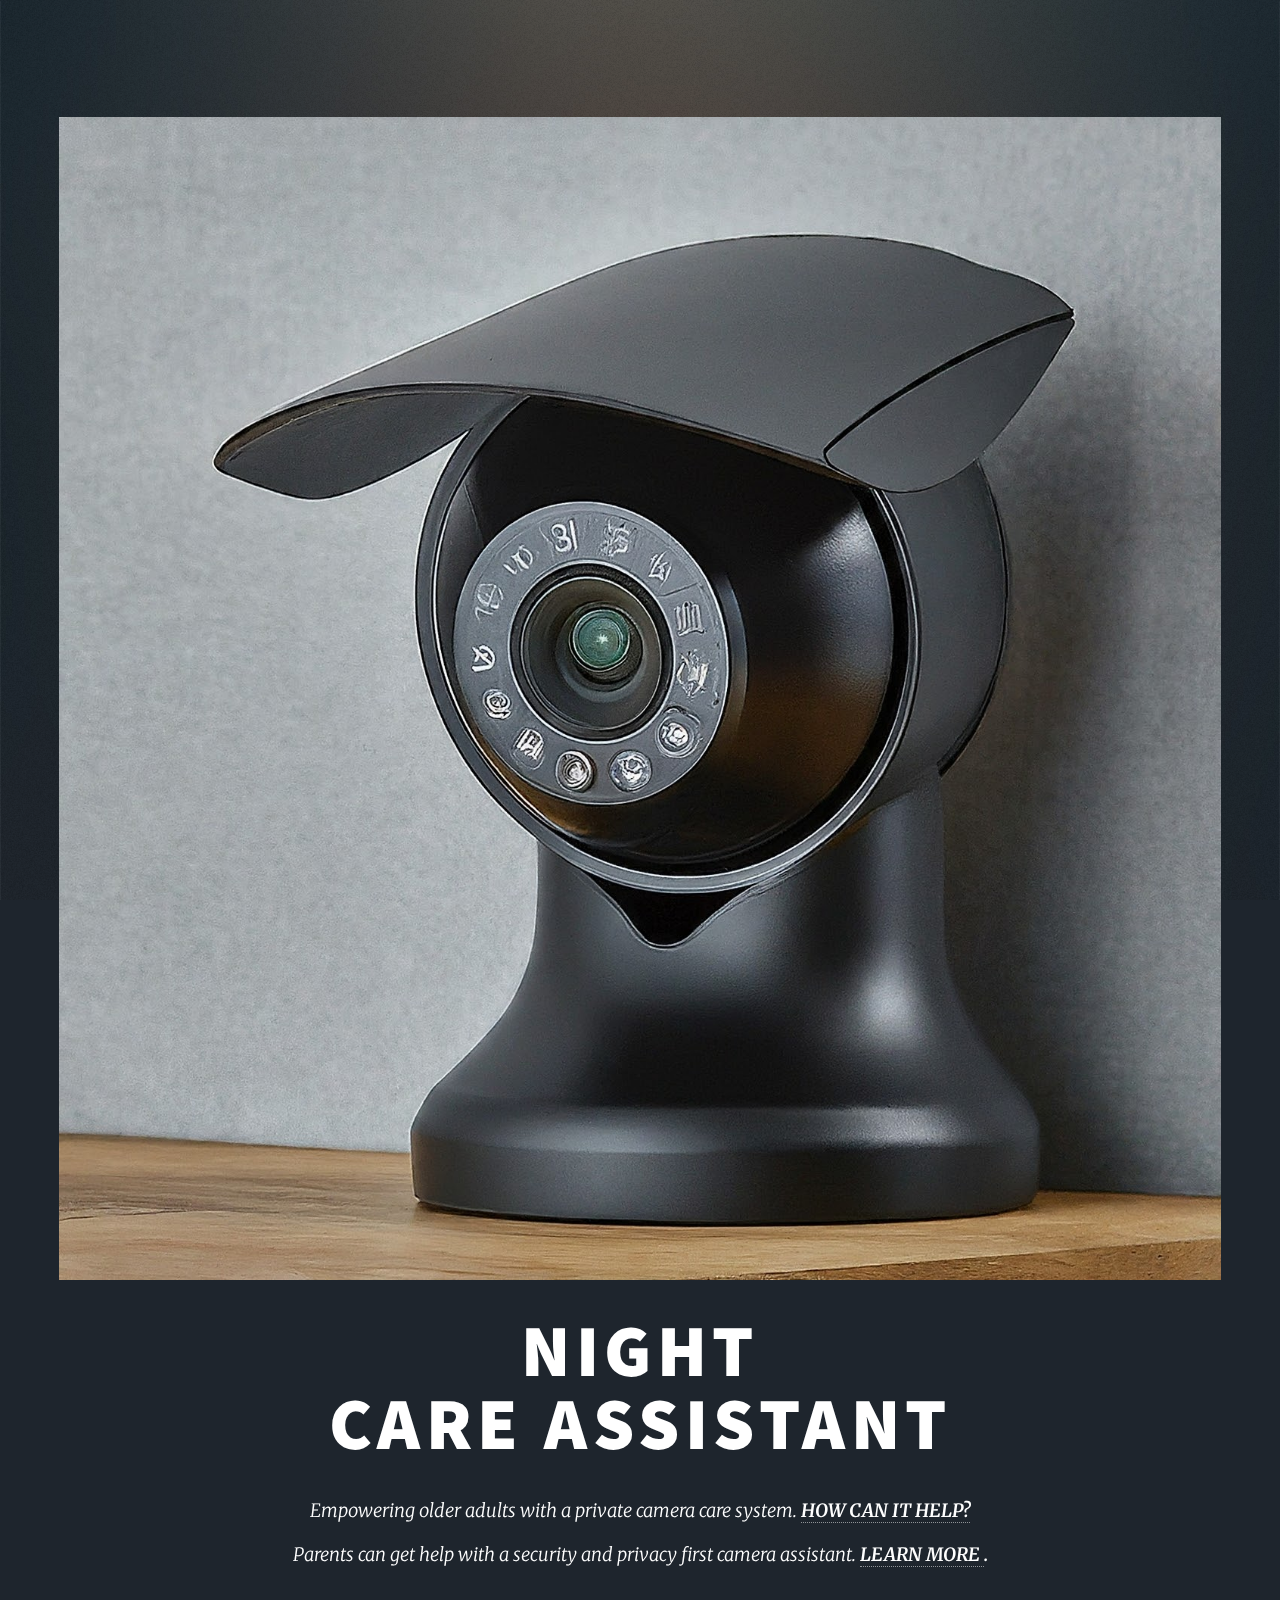
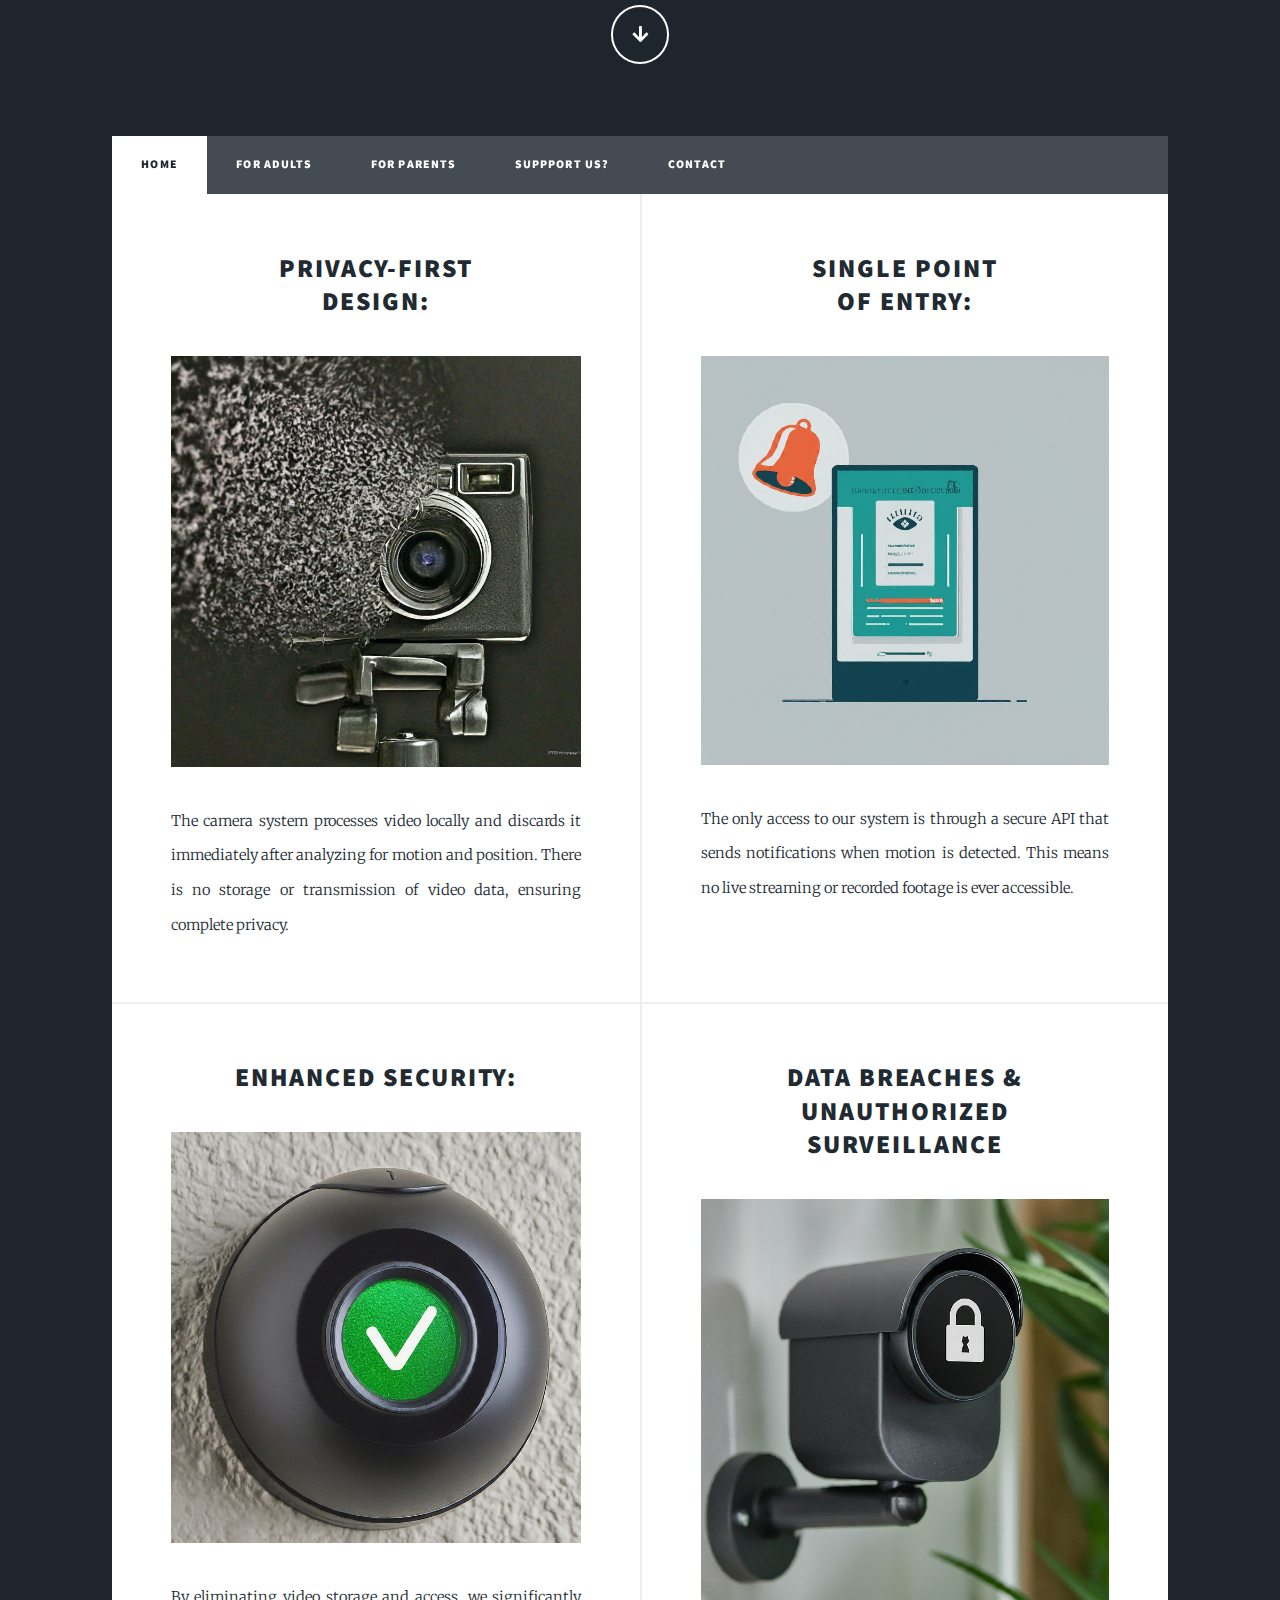
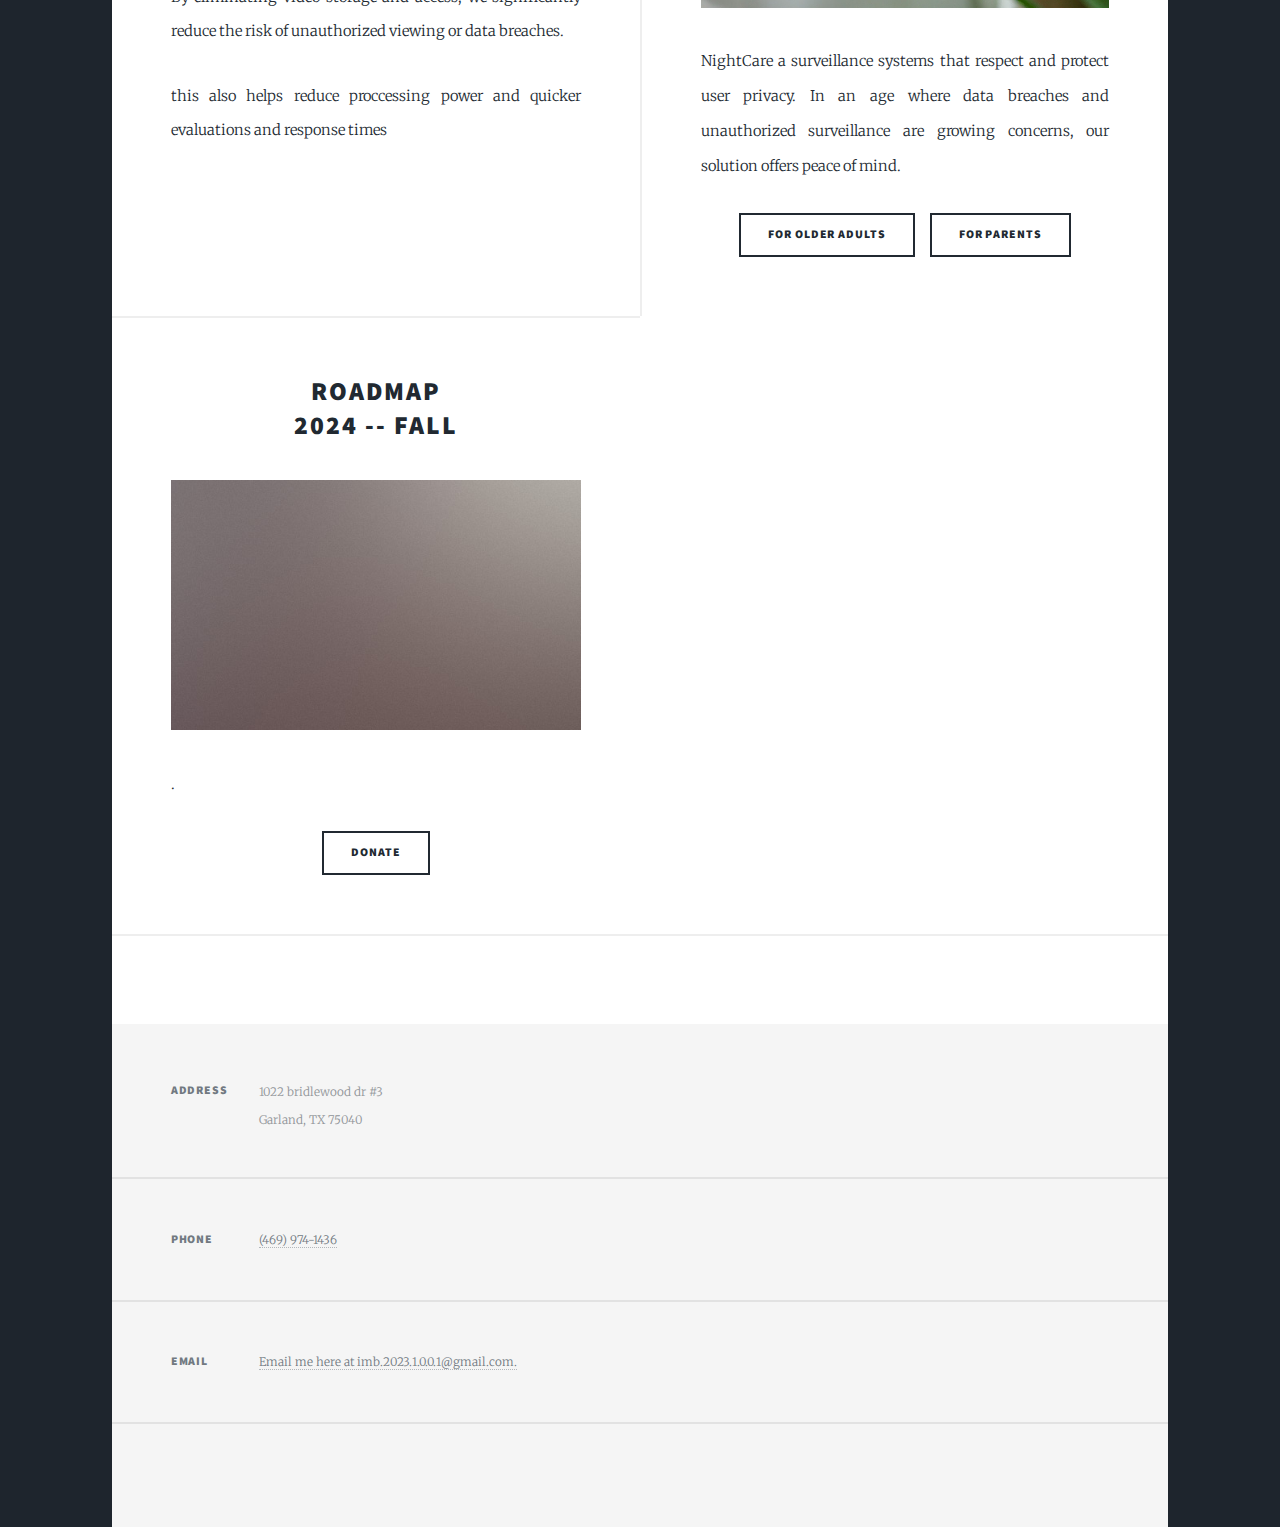
<file: index.html>
<!DOCTYPE HTML>
<!--
	Massively by HTML5 UP
	html5up.net | @ajlkn
	Free for personal and commercial use under the CCA 3.0 license (html5up.net/license)
-->
<html>

<head>
	<title>NightCare</title>
	<meta charset="utf-8" />
	<meta name="viewport" content="width=device-width, initial-scale=1" />
	<link rel="stylesheet" href="assets/css/main.css" />
	<noscript>
		<link rel="stylesheet" href="assets/css/noscript.css" />
	</noscript>
</head>

<body class="is-preload">
	<!-- Wrapper -->
	<div id="wrapper" class="fade-in">

		<!-- Intro -->
		<div id="intro">
			<img class="image fit" src="images/pic01.jpg" alt="camera with no lense">
			<h1>Night<br />
				Care Assistant</h1>
			<p> Empowering older adults with a private camera care system. <b><a href="#">HOW CAN IT HELP? </a></b>
				<br />
				Parents can get help with a security and privacy first camera assistant.<b> <a href="#"> LEARN MORE
					</a>.</b>
			</p>
			<ul class="actions">
				<li><a href="#header" class="button icon solid solo fa-arrow-down scrolly">learn more. </a></li>
			</ul>
		</div>
		<!-- Header -->
		<header id="header">
			<a href="index.html" class="logo">Night Care Assistant.</a>
		</header>
		<!-- Nav -->
		<nav id="nav">
			<ul class="links">
				<li class="active"><a href="index.html">Home</a></li>
				<li><a href="generic.html">for Adults</a></li>
				<li><a href="elements.html">for Parents</a></li>
				<li><a href="support.html">suppport us?</a></li>
				<li><a href="#footer">Contact</a></li>
			</ul>
			<!-- <ul class="icons">
							<li><a href="#" class="icon brands fa-twitter"><span class="label">Twitter</span></a></li>
							<li><a href="#" class="icon brands fa-facebook-f"><span class="label">Facebook</span></a></li>
							<li><a href="#" class="icon brands fa-instagram"><span class="label">Instagram</span></a></li>
							<li><a href="#" class="icon brands fa-github"><span class="label">GitHub</span></a></li>
						</ul> -->
		</nav>
		<!-- Main -->
		<div id="main">
			<!-- Featured Post
							<article class="post featured">
								<header class="major">
									<span class="date"></span>
									<h2>The Idea<br />
									.</h2>
									<p>how to get started using this</p>
								</header>
								<a href="#" class="image main"><img src="images/pic01.jpg" alt="" /></a>
								<ul class="actions special">
									<li><a href="#" class="button large">Full Story</a></li>
								</ul>
							</article> -->
			<!-- Posts -->
			<section class="posts">
				<article>
					<header>
						<h2>Privacy-First<br />
							Design:</h2>
					</header>
					<img class="image fit" src="images/pic02.jpg" alt="" />
					<p> The camera system processes video locally and discards it immediately after analyzing for motion
						and position. There is no storage or transmission of video data, ensuring complete privacy.</p>
				</article>
				<article>
					<header>
						<h2>Single Point <br />
							of Entry:</h2>
					</header>
					<img class="image fit" src="images/pic03.jpg" alt="" />
					<p> The only access to our system is through a secure API that sends notifications when motion is
						detected. This means no live streaming or recorded footage is ever accessible.</p>
				</article>
				<article>
					<header>



						<h2>Enhanced Security:</h2>
					</header>
					<img class="image fit" src="images/pic04.jpg" alt="" />
					<p> By eliminating video storage and access, we significantly reduce the risk of unauthorized
						viewing or data breaches.</p>
					<p> this also helps reduce proccessing power and quicker evaluations and response times</p>
				</article>
				<article>
					<header>
						<h2> data breaches &<br />
							unauthorized surveillance</h2>
					</header>
					<img class="image fit" src="images/pic05.jpg" alt="" />
					<p> NightCare a surveillance systems that respect and protect user privacy. In an age where data
						breaches and unauthorized surveillance are growing concerns, our solution offers peace of mind.
					</p>
					<ul class="actions special">
						<li><a href="generic.html" class="button">For Older Adults</a></li>
						<li><a href="elements.html" class="button">For Parents</a></li>
					</ul>
				</article>
				<article>
					<header>
						<h2>Roadmap<br />
							2024 -- FALL</h2>
					</header>
					<img class="image fit" src="images/pic06.jpg" alt="" />
					<p> .</p>
					<ul class="actions special">
						<li><a href="support.html" class="button">Donate</a></li>
					</ul>
				</article>
			</section>
			<!-- Footer -->
			<footer>
				<!-- <div class="pagination"> -->
				<!--<a href="#" class="previous">Prev</a>-->
				<!-- <a href="#" class="page active">1</a>
									<a href="#" class="page">2</a>
									<a href="#" class="page">3</a>
									<span class="extra">&hellip;</span>
									<a href="#" class="page">8</a>
									<a href="#" class="page">9</a>
									<a href="#" class="page">10</a>
									<a href="#" class="next">Next</a> -->
		</div>
		</footer>
	</div>
	<!-- Footer -->
	<footer id="footer">
		<section class="split contact">
			<section class="alt">
				<h3>Address</h3>
				<p>1022 bridlewood dr #3<br />
					Garland, TX 75040</p>
			</section>
			<section>
				<h3>Phone</h3>
				<p><a href="#">(469) 974-1436 </a></p>
			</section>
			<section>
				<h3>Email</h3>
				<p><a href="mailto:imb.2023.1.0.0.1@gmail.com">Email me here at imb.2023.1.0.0.1@gmail.com.</a> </p>
			</section>
			<section>
				<!-- <h3>Social</h3>
								<ul class="icons alt">
									<li><a href="#" class="icon brands alt fa-twitter"><span class="label">Twitter</span></a></li>
									<li><a href="#" class="icon brands alt fa-facebook-f"><span class="label">Facebook</span></a></li>
									<li><a href="#" class="icon brands alt fa-instagram"><span class="label">Instagram</span></a></li>
									<li><a href="#" class="icon brands alt fa-github"><span class="label">GitHub</span></a></li>
								</ul> -->
			</section>
		</section>
	</footer>
	</div>
	<!-- Scripts -->
	<script src="assets/js/jquery.min.js"></script>
	<script src="assets/js/jquery.scrollex.min.js"></script>
	<script src="assets/js/jquery.scrolly.min.js"></script>
	<script src="assets/js/browser.min.js"></script>
	<script src="assets/js/breakpoints.min.js"></script>
	<script src="assets/js/util.js"></script>
	<script src="assets/js/main.js"></script>

</body>

</html>
</file>
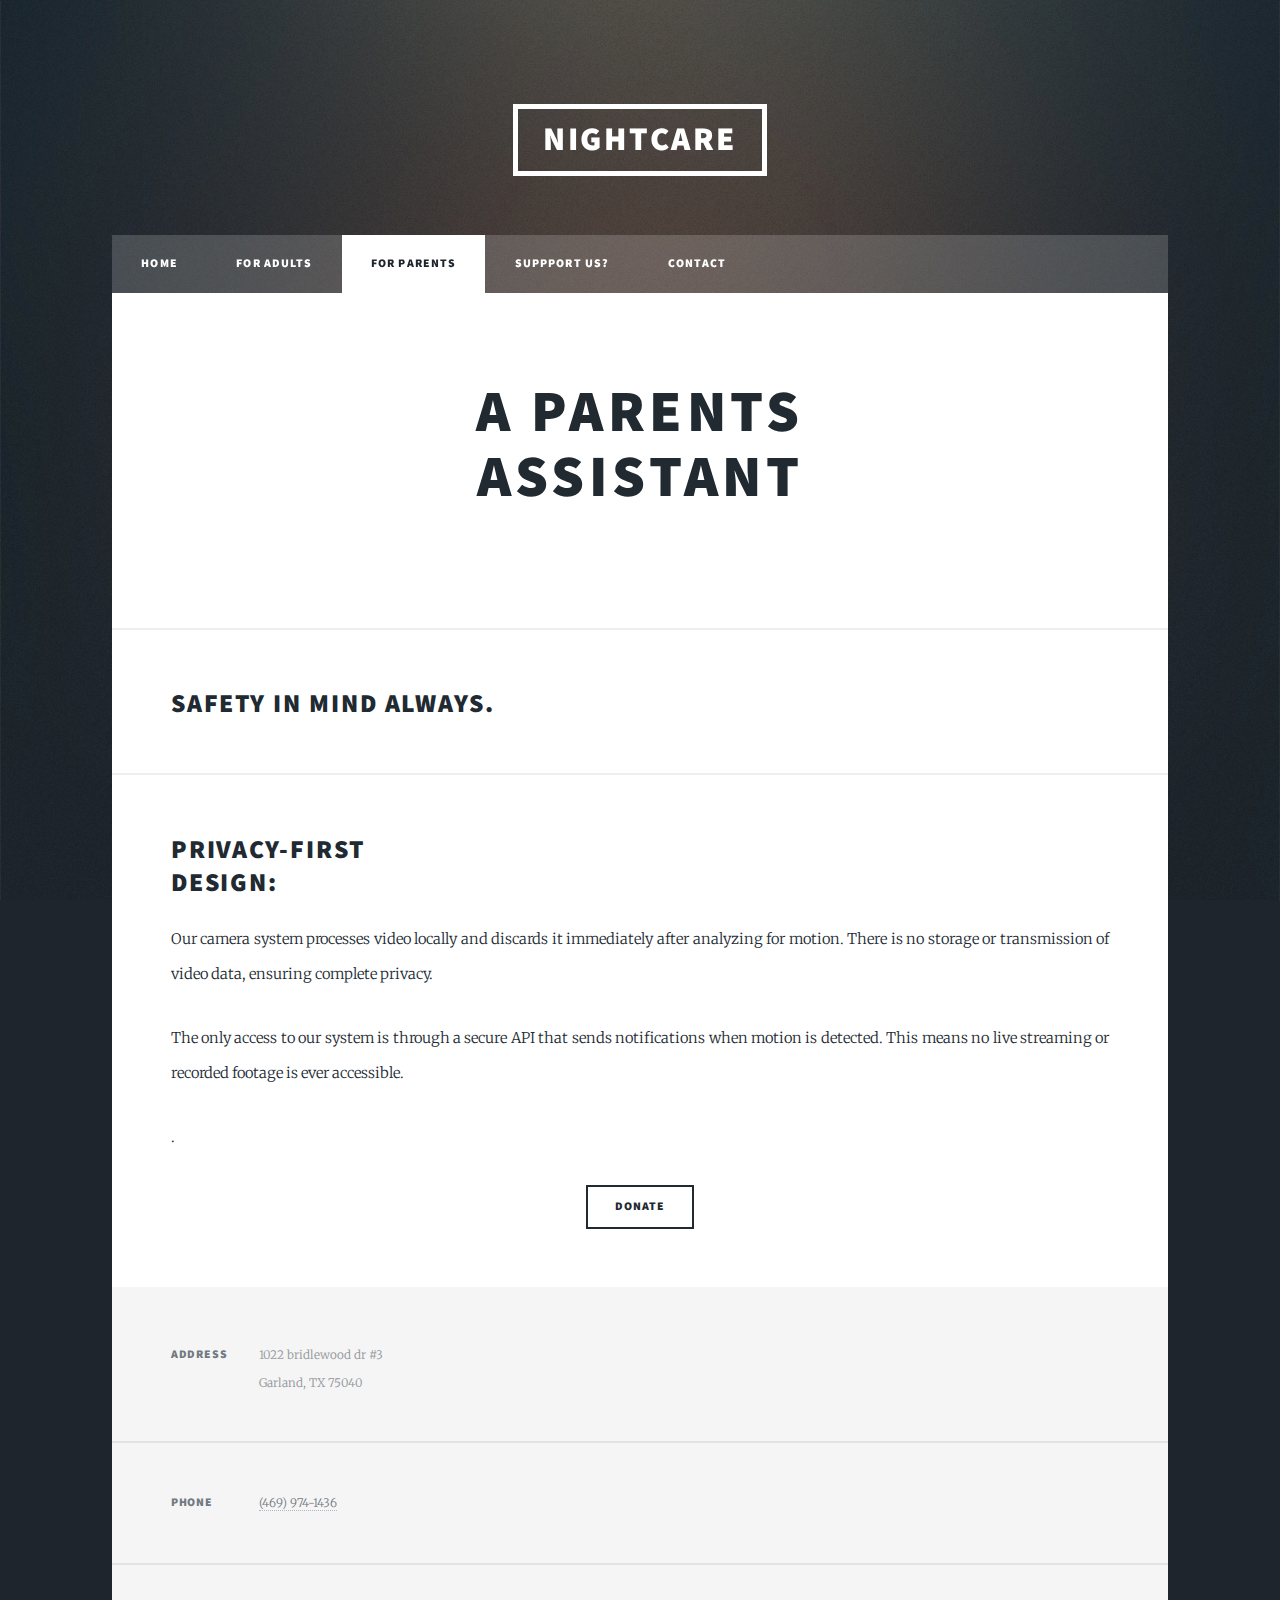
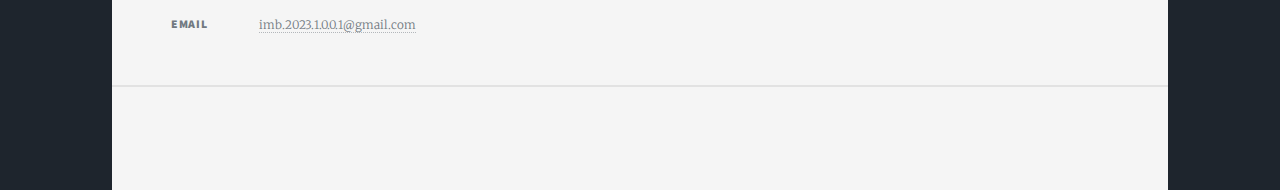
<file: elements.html>
<!DOCTYPE HTML>
<!--
	Massively by HTML5 UP
	html5up.net | @ajlkn
	Free for personal and commercial use under the CCA 3.0 license (html5up.net/license)
-->
<html>

<head>
	<title>NightCare</title>
	<meta charset="utf-8" />
	<meta name="viewport" content="width=device-width, initial-scale=1" />
	<link rel="stylesheet" href="assets/css/main.css" />
	<noscript>
		<link rel="stylesheet" href="assets/css/noscript.css" />
	</noscript>
</head>

<body class="is-preload">

	<!-- Wrapper -->
	<div id="wrapper">
		<!-- Header -->
		<header id="header">
			<a href="index.html" class="logo">NightCare</a>
		</header>
		<!-- Nav -->
		<nav id="nav">
			<ul class="links">
				<li><a href="index.html">Home</a></li>
				<li><a href="generic.html">for Adults</a></li>
				<li class="active"><a href="elements.html">for Parents</a></li>
				<li><a href="support.html">suppport us?</a></li>
				<li><a href="#footer">Contact</a></li>
			</ul>
			<!-- <ul class="icons">
							<li><a href="#" class="icon brands fa-twitter"  style="color: tomato;"><span class="label">Twitter</span></a></li>
							<li><a href="#" class="icon brands fa-facebook-f"><span class="label">Facebook</span></a></li>
							<li><a href="#" class="icon brands fa-instagram"><span class="label">Instagram</span></a></li>
							<li><a href="#" class="icon brands fa-github"><span class="label">GitHub</span></a></li>
						</ul> -->
		</nav>

		<!-- Main -->
		<div id="main">

			<!-- Post -->
			<section class="post">
				<header class="major">
					<h1>A Parents <br />
						Assistant </h1>
				</header>
			</section>
			<section>
				<h2>safety in mind always.</h2>
			</section>
			<section>
				<article>
					<header>
						<h2><a href="#">Privacy-First<br />
								Design:</a></h2>
					</header>
					<p> Our camera system processes video locally and discards it immediately after analyzing for
						motion. There is no storage or transmission of video data, ensuring complete privacy.</p>

				</article>
				<article>
					<p> The only access to our system is through a secure API that sends notifications when motion is
						detected. This means no live streaming or recorded footage is ever accessible.</p>
				</article>
				<article>
					<p> .</p>
					<ul class="actions special">
						<li><a href="support.html" class="button">Donate</a></li>
					</ul>
				</article>
			</section>
		</div>
		<!-- Footer -->
		<footer id="footer">
			<section class="split contact">
				<section class="alt">
					<h3>Address</h3>
					<p>1022 bridlewood dr #3<br />
						Garland, TX 75040</p>
				</section>
				<section>
					<h3>Phone</h3>
					<p><a href="#">(469) 974-1436 </a></p>
				</section>
				<section>
					<h3>Email</h3>
					<p><a href="#">imb.2023.1.0.0.1@gmail.com</a></p>
				</section>
				<section>
					<!-- <h3>Social</h3>
							<ul class="icons alt">
								<li><a href="#" class="icon brands alt fa-twitter"><span class="label">Twitter</span></a></li>
								<li><a href="#" class="icon brands alt fa-facebook-f"><span class="label">Facebook</span></a></li>
								<li><a href="#" class="icon brands alt fa-instagram"><span class="label">Instagram</span></a></li>
								<li><a href="#" class="icon brands alt fa-github"><span class="label">GitHub</span></a></li>
							</ul> -->
				</section>
			</section>
		</footer>


	</div>

	<!-- Scripts -->
	<script src="assets/js/jquery.min.js"></script>
	<script src="assets/js/jquery.scrollex.min.js"></script>
	<script src="assets/js/jquery.scrolly.min.js"></script>
	<script src="assets/js/browser.min.js"></script>
	<script src="assets/js/breakpoints.min.js"></script>
	<script src="assets/js/util.js"></script>
	<script src="assets/js/main.js"></script>

</body>

</html>
</file>
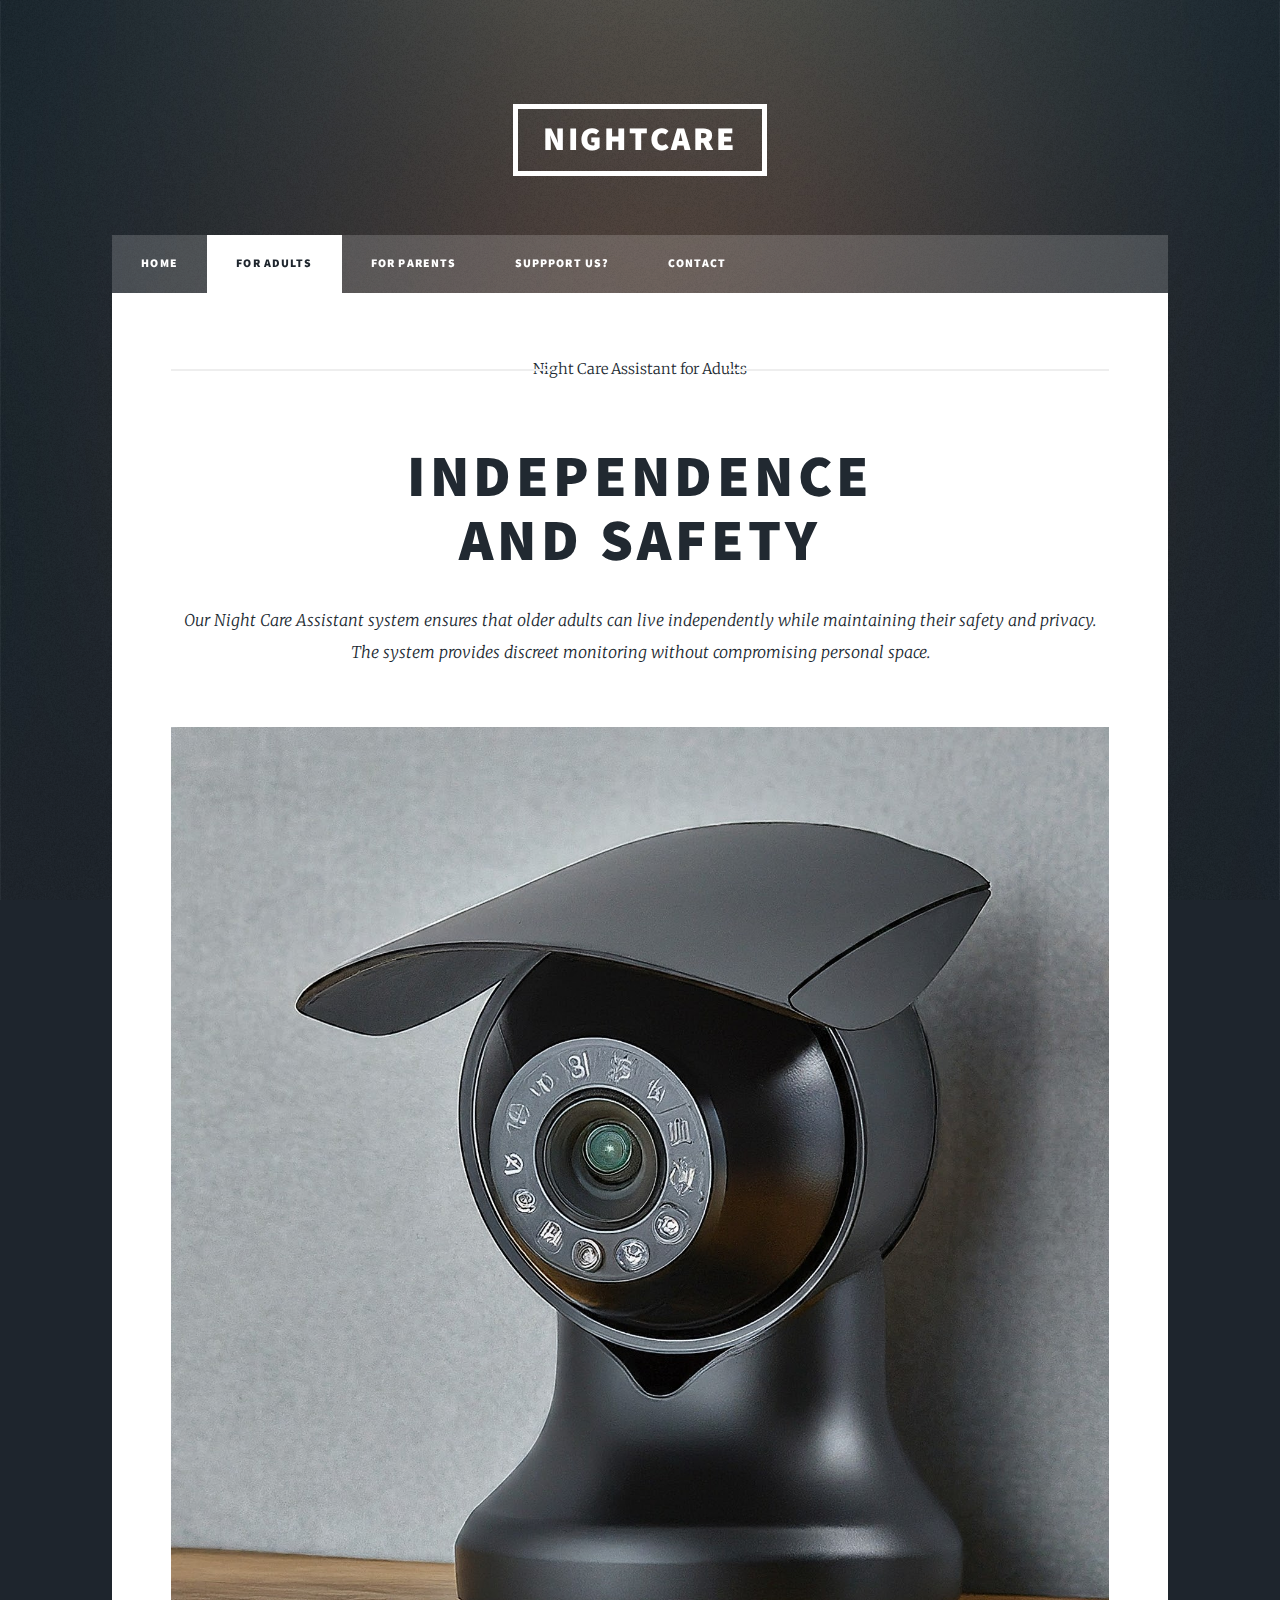
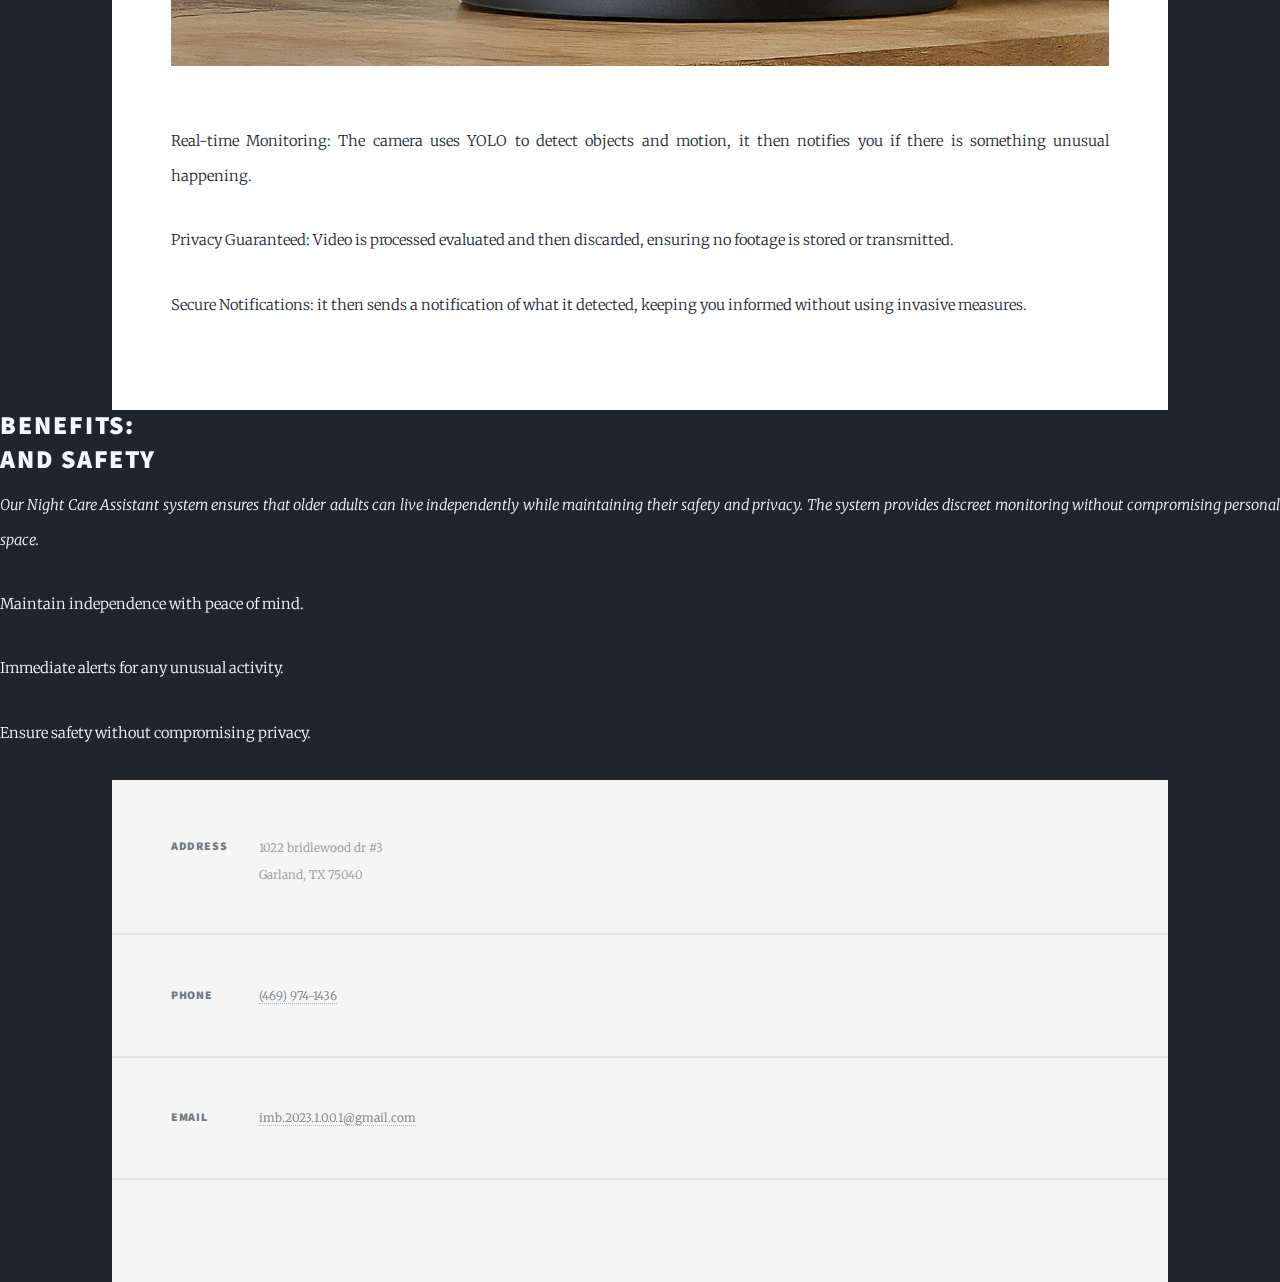
<file: generic.html>
<!DOCTYPE HTML>
<!--
	Massively by HTML5 UP
	html5up.net | @ajlkn
	Free for personal and commercial use under the CCA 3.0 license (html5up.net/license)
-->
<html>

<head>
	<title>NightCare</title>
	<meta charset="utf-8" />
	<meta name="viewport" content="width=device-width, initial-scale=1" />
	<link rel="stylesheet" href="assets/css/main.css" />
	<noscript>
		<link rel="stylesheet" href="assets/css/noscript.css" />
	</noscript>
</head>

<body class="is-preload">

	<!-- Wrapper -->
	<div id="wrapper">

		<!-- Header -->
		<header id="header">
			<a href="index.html" class="logo">NightCare</a>
		</header>

		<!-- Nav -->
		<nav id="nav">
			<ul class="links">
				<li><a href="index.html">Home</a></li>
				<li class="active"><a href="generic.html">for Adults</a></li>
				<li><a href="elements.html">for Parents</a></li>
				<li><a href="support.html">suppport us?</a></li>
				<li><a href="#footer">Contact</a></li>
			</ul>
			<!-- <ul class="icons">
							<li><a href="#" class="icon brands fa-twitter"><span class="label">Twitter</span></a></li>
							<li><a href="#" class="icon brands fa-facebook-f"><span class="label">Facebook</span></a></li>
							<li><a href="#" class="icon brands fa-instagram"><span class="label">Instagram</span></a></li>
							<li><a href="#" class="icon brands fa-github"><span class="label">GitHub</span></a></li>
						</ul> -->
		</nav>

		<!-- Main -->
		<div id="main">

			<!-- Post -->
			<section class="post">
				<header class="major">
					<span class="date">Night Care Assistant for Adults</span>
					<h1>Independence <br />
						and Safety</h1>
					<p>Our Night Care Assistant system ensures that older adults can live independently while
						maintaining their safety and privacy. The system provides discreet monitoring without
						compromising personal space.</p>
				</header>
				<div class="image main"><img src="images/pic01.jpg" alt="" /></div>
				<p>Real-time Monitoring: The camera uses YOLO to detect objects and motion, it then notifies you if
					there is something unusual happening.</p>
				<p>Privacy Guaranteed: Video is processed evaluated and then discarded, ensuring no footage is stored or
					transmitted.</p>
				<p>Secure Notifications: it then sends a notification of what it detected, keeping you informed without
					using invasive measures.</p>
			</section>
		</div>
		<div id="secondary">
			<section style="color: aliceblue;">
				<header>
					<h2 style="color: aliceblue;">Benefits: <br>
						and Safety
					</h2>
					<p>Our Night Care Assistant system ensures that older adults can live independently while
						maintaining their safety and privacy. The system provides discreet monitoring without
						compromising personal space.</p>
				</header>

				<p> Maintain independence with peace of mind.</p>
				<p> Immediate alerts for any unusual activity.</p>
				<p> Ensure safety without compromising privacy.</p>
			</section>
		</div>
		<!-- Footer -->
		<footer id="footer">
			<section class="split contact">
				<section class="alt">
					<h3>Address</h3>
					<p>1022 bridlewood dr #3<br />
						Garland, TX 75040</p>
				</section>
				<section>
					<h3>Phone</h3>
					<p><a href="#">(469) 974-1436 </a></p>
				</section>
				<section>
					<h3>Email</h3>
					<p><a href="#">imb.2023.1.0.0.1@gmail.com</a></p>
				</section>
				<section>
					<!-- <h3>Social</h3>
							<ul class="icons alt">
								<li><a href="#" class="icon brands alt fa-twitter"><span class="label">Twitter</span></a></li>
								<li><a href="#" class="icon brands alt fa-facebook-f"><span class="label">Facebook</span></a></li>
								<li><a href="#" class="icon brands alt fa-instagram"><span class="label">Instagram</span></a></li>
								<li><a href="#" class="icon brands alt fa-github"><span class="label">GitHub</span></a></li>
							</ul> -->
				</section>
			</section>
		</footer>
		</div>

	</div>

	<!-- Scripts -->
	<script src="assets/js/jquery.min.js"></script>
	<script src="assets/js/jquery.scrollex.min.js"></script>
	<script src="assets/js/jquery.scrolly.min.js"></script>
	<script src="assets/js/browser.min.js"></script>
	<script src="assets/js/breakpoints.min.js"></script>
	<script src="assets/js/util.js"></script>
	<script src="assets/js/main.js"></script>

</body>

</html>
</file>
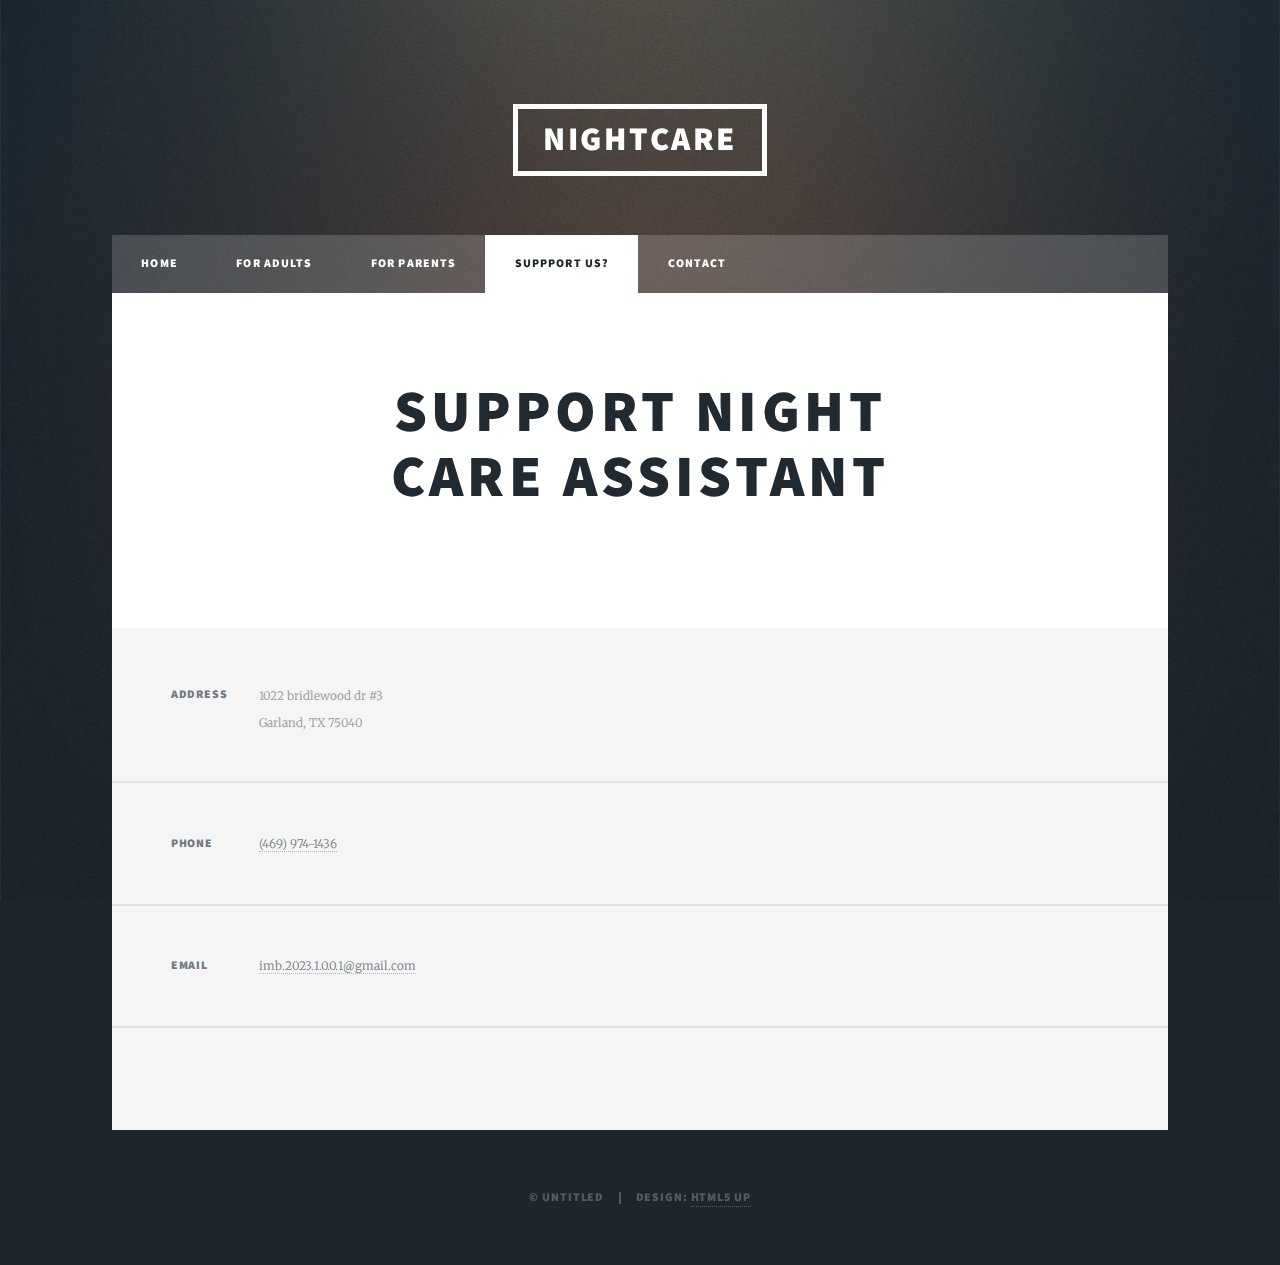
<file: support.html>
<!DOCTYPE HTML>
<!--
    Massively by HTML5 UP
    html5up.net | @ajlkn
    Free for personal and commercial use under the CCA 3.0 license (html5up.net/license)
-->
<html>
    <head>
		<title>NightCare</title>
		<meta charset="utf-8" />
		<meta name="viewport" content="width=device-width, initial-scale=1" />
		<link rel="stylesheet" href="assets/css/main.css" />
		<noscript><link rel="stylesheet" href="assets/css/noscript.css" /></noscript>
	</head>
	<body class="is-preload">

		<!-- Wrapper -->
			<div id="wrapper">

				<!-- Header -->
					<header id="header">
						<a href="index.html" class="logo">NightCare</a>
					</header>

				<!-- Nav -->
					<nav id="nav">
						<ul class="links">
							<li><a href="index.html">Home</a></li>
							<li><a href="generic.html">for Adults</a></li>
							<li><a href="elements.html">for Parents</a></li>
							<li class="active"><a href="support.html">suppport us?</a></li>
							<li><a href="#footer">Contact</a></li>
						</ul>
						<!-- <ul class="icons">
							<li><a href="#" class="icon brands fa-twitter"><span class="label">Twitter</span></a></li>
							<li><a href="#" class="icon brands fa-facebook-f"><span class="label">Facebook</span></a></li>
							<li><a href="#" class="icon brands fa-instagram"><span class="label">Instagram</span></a></li>
							<li><a href="#" class="icon brands fa-github"><span class="label">GitHub</span></a></li>
						</ul> -->
					</nav>

				<!-- Main -->
					<div id="main">

						<!-- Post -->
							<section class="post">
								<header class="major">
									<h1>Support Night <br />
										Care Assistant</h1>
								</header>
							</section>
					</div>
				<!-- Footer -->
				<footer id="footer">
					<section class="split contact">
						<section class="alt">
							<h3>Address</h3>
							<p>1022 bridlewood dr #3<br />
							Garland, TX 75040</p>
						</section>
						<section>
							<h3>Phone</h3>
							<p><a href="#">(469) 974-1436 </a></p>
						</section>
						<section>
							<h3>Email</h3>
							<p><a href="#">imb.2023.1.0.0.1@gmail.com</a></p>
						</section>
						<section>
							<!-- <h3>Social</h3>
							<ul class="icons alt">
								<li><a href="#" class="icon brands alt fa-twitter"><span class="label">Twitter</span></a></li>
								<li><a href="#" class="icon brands alt fa-facebook-f"><span class="label">Facebook</span></a></li>
								<li><a href="#" class="icon brands alt fa-instagram"><span class="label">Instagram</span></a></li>
								<li><a href="#" class="icon brands alt fa-github"><span class="label">GitHub</span></a></li>
							</ul> -->
						</section>
					</section>
				</footer>

				<!-- Copyright -->
					<div id="copyright">
						<ul><li>&copy; Untitled</li><li>Design: <a href="https://html5up.net">HTML5 UP</a></li></ul>
					</div>

			</div>

		<!-- Scripts -->
			<script src="assets/js/jquery.min.js"></script>
			<script src="assets/js/jquery.scrollex.min.js"></script>
			<script src="assets/js/jquery.scrolly.min.js"></script>
			<script src="assets/js/browser.min.js"></script>
			<script src="assets/js/breakpoints.min.js"></script>
			<script src="assets/js/util.js"></script>
			<script src="assets/js/main.js"></script>

	</body>
</html>
</file>
<file: assets/css/main.css>
@import url(fontawesome-all.min.css);
@import url("https://fonts.googleapis.com/css?family=Merriweather:300,700,300italic,700italic|Source+Sans+Pro:900");

/*
	Massively by HTML5 UP
	html5up.net | @ajlkn
	Free for personal and commercial use under the CCA 3.0 license (html5up.net/license)
*/

html, body, div, span, applet, object,
iframe, h1, h2, h3, h4, h5, h6, p, blockquote,
pre, a, abbr, acronym, address, big, cite,
code, del, dfn, em, img, ins, kbd, q, s, samp,
small, strike, strong, sub, sup, tt, var, b,
u, i, center, dl, dt, dd, ol, ul, li, fieldset,
form, label, legend, table, caption, tbody,
tfoot, thead, tr, th, td, article, aside,
canvas, details, embed, figure, figcaption,
footer, header, hgroup, menu, nav, output, ruby,
section, summary, time, mark, audio, video {
	margin: 0;
	padding: 0;
	border: 0;
	font-size: 100%;
	font: inherit;
	vertical-align: baseline;}

article, aside, details, figcaption, figure,
footer, header, hgroup, menu, nav, section {
	display: block;}

body {
	line-height: 1;
}

ol, ul {
	list-style: none;
}

blockquote, q {
	quotes: none;
}

	blockquote:before, blockquote:after, q:before, q:after {
		content: '';
		content: none;
	}

table {
	border-collapse: collapse;
	border-spacing: 0;
}

body {
	-webkit-text-size-adjust: none;
}

mark {
	background-color: transparent;
	color: inherit;
}

input::-moz-focus-inner {
	border: 0;
	padding: 0;
}

input, select, textarea {
	-moz-appearance: none;
	-webkit-appearance: none;
	-ms-appearance: none;
	appearance: none;
}

/* Basic */

	@-ms-viewport {
		width: device-width;
	}

	body {
		-ms-overflow-style: scrollbar;
	}

	@media screen and (max-width: 480px) {

		html, body {
			min-width: 320px;
		}

	}

	html {
		box-sizing: border-box;
	}

	*, *:before, *:after {
		box-sizing: inherit;
	}

	body {
		background-color: #1e252d;
	}

		body.is-preload *, body.is-preload *:before, body.is-preload *:after {
			-moz-animation: none !important;
			-webkit-animation: none !important;
			-ms-animation: none !important;
			animation: none !important;
			-moz-transition: none !important;
			-webkit-transition: none !important;
			-ms-transition: none !important;
			transition: none !important;
		}

/* Type */

	html {
		font-size: 16pt;
	}

		@media screen and (max-width: 1680px) {

			html {
				font-size: 12pt;
			}

		}

		@media screen and (max-width: 1280px) {

			html {
				font-size: 11pt;
			}

		}

		@media screen and (max-width: 360px) {

			html {
				font-size: 10pt;
			}

		}

	body {
		color: #212931;
	}

	body, input, select, textarea {
		font-family: "Merriweather", Georgia, serif;
		font-weight: 300;
		font-size: 1rem;
		line-height: 2.375;
	}

	a {
		-moz-transition: color 0.2s ease-in-out, background-color 0.2s ease-in-out, border-color 0.2s ease-in-out, box-shadow 0.2s ease-in-out;
		-webkit-transition: color 0.2s ease-in-out, background-color 0.2s ease-in-out, border-color 0.2s ease-in-out, box-shadow 0.2s ease-in-out;
		-ms-transition: color 0.2s ease-in-out, background-color 0.2s ease-in-out, border-color 0.2s ease-in-out, box-shadow 0.2s ease-in-out;
		transition: color 0.2s ease-in-out, background-color 0.2s ease-in-out, border-color 0.2s ease-in-out, box-shadow 0.2s ease-in-out;
		border-bottom: dotted 1px;
		text-decoration: none;
	}

		a:hover {
			border-bottom-color: transparent;
		}

	strong, b {
		font-weight: 600;
	}

	em, i {
		font-style: italic;
	}

	p {
		text-align: justify;
		margin: 0 0 2rem 0;
	}

	h1, h2, h3, h4, h5, h6 {
		font-family: "Source Sans Pro", Helvetica, sans-serif;
		font-weight: 900;
		line-height: 1.5;
		letter-spacing: 0.075em;
		text-transform: uppercase;
		margin: 0 0 1rem 0;
	}

		h1 a, h2 a, h3 a, h4 a, h5 a, h6 a {
			border-bottom: 0;
			color: inherit;
			text-decoration: none;
		}

	h1 {
		font-size: 4rem;
		line-height: 1.1;
		margin: 0 0 2rem 0;
	}

	h2 {
		font-size: 1.75rem;
		line-height: 1.3;
		margin: 0 0 1.5rem 0;
	}

	h3 {
		font-size: 1.25rem;
		margin: 0 0 1.5rem 0;
	}

	h4 {
		font-size: 1rem;
	}

	h5 {
		font-size: 0.9rem;
	}

	h6 {
		font-size: 0.8rem;
	}

	sub {
		font-size: 0.8rem;
		position: relative;
		top: 0.5rem;
	}

	sup {
		font-size: 0.8rem;
		position: relative;
		top: -0.5rem;
	}

	blockquote {
		border-left: solid 4px;
		font-style: italic;
		margin: 0 0 2rem 0;
		padding: 0.5rem 0 0.5rem 2rem;
	}

	code {
		border: solid 2px;
		font-family: "Courier New", monospace;
		font-size: 0.9rem;
		margin: 0 0.25rem;
		padding: 0.25rem 0.65rem;
	}

	pre {
		-webkit-overflow-scrolling: touch;
		font-family: "Courier New", monospace;
		font-size: 0.9rem;
		margin: 0 0 2rem 0;
	}

		pre code {
			display: block;
			line-height: 1.75;
			padding: 1rem 1.5rem;
			overflow-x: auto;
		}

	hr {
		border: 0;
		border-bottom: solid 2px;
		margin: 3rem 0;
	}

		hr.major {
			margin: 5rem 0;
		}

	.align-left {
		text-align: left;
	}

	.align-center {
		text-align: center;
	}

	.align-right {
		text-align: right;
	}

	input, select, textarea {
		color: #212931;
	}

	a {
		color: #212931;
		border-bottom-color: rgba(33, 41, 49, 0.5);
	}

		a:hover {
			border-bottom-color: transparent;
			color: #18bfef !important;
		}

	strong, b {
		color: #212931;
	}

	h1, h2, h3, h4, h5, h6 {
		color: #212931;
	}

	blockquote {
		border-left-color: #eeeeee;
	}

	code {
		background: rgba(220, 220, 220, 0.25);
		border-color: #eeeeee;
	}

	hr {
		border-bottom-color: #eeeeee;
	}

/* Row */

	.row {
		display: flex;
		flex-wrap: wrap;
		box-sizing: border-box;
		align-items: stretch;
	}

		.row > * {
			box-sizing: border-box;
		}

		.row.gtr-uniform > * > :last-child {
			margin-bottom: 0;
		}

		.row.aln-left {
			justify-content: flex-start;
		}

		.row.aln-center {
			justify-content: center;
		}

		.row.aln-right {
			justify-content: flex-end;
		}

		.row.aln-top {
			align-items: flex-start;
		}

		.row.aln-middle {
			align-items: center;
		}

		.row.aln-bottom {
			align-items: flex-end;
		}

		.row > .imp {
			order: -1;
		}

		.row > .col-1 {
			width: 8.33333%;
		}

		.row > .off-1 {
			margin-left: 8.33333%;
		}

		.row > .col-2 {
			width: 16.66667%;
		}

		.row > .off-2 {
			margin-left: 16.66667%;
		}

		.row > .col-3 {
			width: 25%;
		}

		.row > .off-3 {
			margin-left: 25%;
		}

		.row > .col-4 {
			width: 33.33333%;
		}

		.row > .off-4 {
			margin-left: 33.33333%;
		}

		.row > .col-5 {
			width: 41.66667%;
		}

		.row > .off-5 {
			margin-left: 41.66667%;
		}

		.row > .col-6 {
			width: 50%;
		}

		.row > .off-6 {
			margin-left: 50%;
		}

		.row > .col-7 {
			width: 58.33333%;
		}

		.row > .off-7 {
			margin-left: 58.33333%;
		}

		.row > .col-8 {
			width: 66.66667%;
		}

		.row > .off-8 {
			margin-left: 66.66667%;
		}

		.row > .col-9 {
			width: 75%;
		}

		.row > .off-9 {
			margin-left: 75%;
		}

		.row > .col-10 {
			width: 83.33333%;
		}

		.row > .off-10 {
			margin-left: 83.33333%;
		}

		.row > .col-11 {
			width: 91.66667%;
		}

		.row > .off-11 {
			margin-left: 91.66667%;
		}

		.row > .col-12 {
			width: 100%;
		}

		.row > .off-12 {
			margin-left: 100%;
		}

		.row.gtr-0 {
			margin-top: 0;
			margin-left: 0rem;
		}

			.row.gtr-0 > * {
				padding: 0 0 0 0rem;
			}

			.row.gtr-0.gtr-uniform {
				margin-top: 0rem;
			}

				.row.gtr-0.gtr-uniform > * {
					padding-top: 0rem;
				}

		.row.gtr-25 {
			margin-top: 0;
			margin-left: -0.375rem;
		}

			.row.gtr-25 > * {
				padding: 0 0 0 0.375rem;
			}

			.row.gtr-25.gtr-uniform {
				margin-top: -0.375rem;
			}

				.row.gtr-25.gtr-uniform > * {
					padding-top: 0.375rem;
				}

		.row.gtr-50 {
			margin-top: 0;
			margin-left: -0.75rem;
		}

			.row.gtr-50 > * {
				padding: 0 0 0 0.75rem;
			}

			.row.gtr-50.gtr-uniform {
				margin-top: -0.75rem;
			}

				.row.gtr-50.gtr-uniform > * {
					padding-top: 0.75rem;
				}

		.row {
			margin-top: 0;
			margin-left: -1.5rem;
		}

			.row > * {
				padding: 0 0 0 1.5rem;
			}

			.row.gtr-uniform {
				margin-top: -1.5rem;
			}

				.row.gtr-uniform > * {
					padding-top: 1.5rem;
				}

		.row.gtr-150 {
			margin-top: 0;
			margin-left: -2.25rem;
		}

			.row.gtr-150 > * {
				padding: 0 0 0 2.25rem;
			}

			.row.gtr-150.gtr-uniform {
				margin-top: -2.25rem;
			}

				.row.gtr-150.gtr-uniform > * {
					padding-top: 2.25rem;
				}

		.row.gtr-200 {
			margin-top: 0;
			margin-left: -3rem;
		}

			.row.gtr-200 > * {
				padding: 0 0 0 3rem;
			}

			.row.gtr-200.gtr-uniform {
				margin-top: -3rem;
			}

				.row.gtr-200.gtr-uniform > * {
					padding-top: 3rem;
				}

		@media screen and (max-width: 1680px) {

			.row {
				display: flex;
				flex-wrap: wrap;
				box-sizing: border-box;
				align-items: stretch;
			}

				.row > * {
					box-sizing: border-box;
				}

				.row.gtr-uniform > * > :last-child {
					margin-bottom: 0;
				}

				.row.aln-left {
					justify-content: flex-start;
				}

				.row.aln-center {
					justify-content: center;
				}

				.row.aln-right {
					justify-content: flex-end;
				}

				.row.aln-top {
					align-items: flex-start;
				}

				.row.aln-middle {
					align-items: center;
				}

				.row.aln-bottom {
					align-items: flex-end;
				}

				.row > .imp-xlarge {
					order: -1;
				}

				.row > .col-1-xlarge {
					width: 8.33333%;
				}

				.row > .off-1-xlarge {
					margin-left: 8.33333%;
				}

				.row > .col-2-xlarge {
					width: 16.66667%;
				}

				.row > .off-2-xlarge {
					margin-left: 16.66667%;
				}

				.row > .col-3-xlarge {
					width: 25%;
				}

				.row > .off-3-xlarge {
					margin-left: 25%;
				}

				.row > .col-4-xlarge {
					width: 33.33333%;
				}

				.row > .off-4-xlarge {
					margin-left: 33.33333%;
				}

				.row > .col-5-xlarge {
					width: 41.66667%;
				}

				.row > .off-5-xlarge {
					margin-left: 41.66667%;
				}

				.row > .col-6-xlarge {
					width: 50%;
				}

				.row > .off-6-xlarge {
					margin-left: 50%;
				}

				.row > .col-7-xlarge {
					width: 58.33333%;
				}

				.row > .off-7-xlarge {
					margin-left: 58.33333%;
				}

				.row > .col-8-xlarge {
					width: 66.66667%;
				}

				.row > .off-8-xlarge {
					margin-left: 66.66667%;
				}

				.row > .col-9-xlarge {
					width: 75%;
				}

				.row > .off-9-xlarge {
					margin-left: 75%;
				}

				.row > .col-10-xlarge {
					width: 83.33333%;
				}

				.row > .off-10-xlarge {
					margin-left: 83.33333%;
				}

				.row > .col-11-xlarge {
					width: 91.66667%;
				}

				.row > .off-11-xlarge {
					margin-left: 91.66667%;
				}

				.row > .col-12-xlarge {
					width: 100%;
				}

				.row > .off-12-xlarge {
					margin-left: 100%;
				}

				.row.gtr-0 {
					margin-top: 0;
					margin-left: 0rem;
				}

					.row.gtr-0 > * {
						padding: 0 0 0 0rem;
					}

					.row.gtr-0.gtr-uniform {
						margin-top: 0rem;
					}

						.row.gtr-0.gtr-uniform > * {
							padding-top: 0rem;
						}

				.row.gtr-25 {
					margin-top: 0;
					margin-left: -0.375rem;
				}

					.row.gtr-25 > * {
						padding: 0 0 0 0.375rem;
					}

					.row.gtr-25.gtr-uniform {
						margin-top: -0.375rem;
					}

						.row.gtr-25.gtr-uniform > * {
							padding-top: 0.375rem;
						}

				.row.gtr-50 {
					margin-top: 0;
					margin-left: -0.75rem;
				}

					.row.gtr-50 > * {
						padding: 0 0 0 0.75rem;
					}

					.row.gtr-50.gtr-uniform {
						margin-top: -0.75rem;
					}

						.row.gtr-50.gtr-uniform > * {
							padding-top: 0.75rem;
						}

				.row {
					margin-top: 0;
					margin-left: -1.5rem;
				}

					.row > * {
						padding: 0 0 0 1.5rem;
					}

					.row.gtr-uniform {
						margin-top: -1.5rem;
					}

						.row.gtr-uniform > * {
							padding-top: 1.5rem;
						}

				.row.gtr-150 {
					margin-top: 0;
					margin-left: -2.25rem;
				}

					.row.gtr-150 > * {
						padding: 0 0 0 2.25rem;
					}

					.row.gtr-150.gtr-uniform {
						margin-top: -2.25rem;
					}

						.row.gtr-150.gtr-uniform > * {
							padding-top: 2.25rem;
						}

				.row.gtr-200 {
					margin-top: 0;
					margin-left: -3rem;
				}

					.row.gtr-200 > * {
						padding: 0 0 0 3rem;
					}

					.row.gtr-200.gtr-uniform {
						margin-top: -3rem;
					}

						.row.gtr-200.gtr-uniform > * {
							padding-top: 3rem;
						}

		}

		@media screen and (max-width: 1280px) {

			.row {
				display: flex;
				flex-wrap: wrap;
				box-sizing: border-box;
				align-items: stretch;
			}

				.row > * {
					box-sizing: border-box;
				}

				.row.gtr-uniform > * > :last-child {
					margin-bottom: 0;
				}

				.row.aln-left {
					justify-content: flex-start;
				}

				.row.aln-center {
					justify-content: center;
				}

				.row.aln-right {
					justify-content: flex-end;
				}

				.row.aln-top {
					align-items: flex-start;
				}

				.row.aln-middle {
					align-items: center;
				}

				.row.aln-bottom {
					align-items: flex-end;
				}

				.row > .imp-large {
					order: -1;
				}

				.row > .col-1-large {
					width: 8.33333%;
				}

				.row > .off-1-large {
					margin-left: 8.33333%;
				}

				.row > .col-2-large {
					width: 16.66667%;
				}

				.row > .off-2-large {
					margin-left: 16.66667%;
				}

				.row > .col-3-large {
					width: 25%;
				}

				.row > .off-3-large {
					margin-left: 25%;
				}

				.row > .col-4-large {
					width: 33.33333%;
				}

				.row > .off-4-large {
					margin-left: 33.33333%;
				}

				.row > .col-5-large {
					width: 41.66667%;
				}

				.row > .off-5-large {
					margin-left: 41.66667%;
				}

				.row > .col-6-large {
					width: 50%;
				}

				.row > .off-6-large {
					margin-left: 50%;
				}

				.row > .col-7-large {
					width: 58.33333%;
				}

				.row > .off-7-large {
					margin-left: 58.33333%;
				}

				.row > .col-8-large {
					width: 66.66667%;
				}

				.row > .off-8-large {
					margin-left: 66.66667%;
				}

				.row > .col-9-large {
					width: 75%;
				}

				.row > .off-9-large {
					margin-left: 75%;
				}

				.row > .col-10-large {
					width: 83.33333%;
				}

				.row > .off-10-large {
					margin-left: 83.33333%;
				}

				.row > .col-11-large {
					width: 91.66667%;
				}

				.row > .off-11-large {
					margin-left: 91.66667%;
				}

				.row > .col-12-large {
					width: 100%;
				}

				.row > .off-12-large {
					margin-left: 100%;
				}

				.row.gtr-0 {
					margin-top: 0;
					margin-left: 0rem;
				}

					.row.gtr-0 > * {
						padding: 0 0 0 0rem;
					}

					.row.gtr-0.gtr-uniform {
						margin-top: 0rem;
					}

						.row.gtr-0.gtr-uniform > * {
							padding-top: 0rem;
						}

				.row.gtr-25 {
					margin-top: 0;
					margin-left: -0.375rem;
				}

					.row.gtr-25 > * {
						padding: 0 0 0 0.375rem;
					}

					.row.gtr-25.gtr-uniform {
						margin-top: -0.375rem;
					}

						.row.gtr-25.gtr-uniform > * {
							padding-top: 0.375rem;
						}

				.row.gtr-50 {
					margin-top: 0;
					margin-left: -0.75rem;
				}

					.row.gtr-50 > * {
						padding: 0 0 0 0.75rem;
					}

					.row.gtr-50.gtr-uniform {
						margin-top: -0.75rem;
					}

						.row.gtr-50.gtr-uniform > * {
							padding-top: 0.75rem;
						}

				.row {
					margin-top: 0;
					margin-left: -1.5rem;
				}

					.row > * {
						padding: 0 0 0 1.5rem;
					}

					.row.gtr-uniform {
						margin-top: -1.5rem;
					}

						.row.gtr-uniform > * {
							padding-top: 1.5rem;
						}

				.row.gtr-150 {
					margin-top: 0;
					margin-left: -2.25rem;
				}

					.row.gtr-150 > * {
						padding: 0 0 0 2.25rem;
					}

					.row.gtr-150.gtr-uniform {
						margin-top: -2.25rem;
					}

						.row.gtr-150.gtr-uniform > * {
							padding-top: 2.25rem;
						}

				.row.gtr-200 {
					margin-top: 0;
					margin-left: -3rem;
				}

					.row.gtr-200 > * {
						padding: 0 0 0 3rem;
					}

					.row.gtr-200.gtr-uniform {
						margin-top: -3rem;
					}

						.row.gtr-200.gtr-uniform > * {
							padding-top: 3rem;
						}

		}

		@media screen and (max-width: 980px) {

			.row {
				display: flex;
				flex-wrap: wrap;
				box-sizing: border-box;
				align-items: stretch;
			}

				.row > * {
					box-sizing: border-box;
				}

				.row.gtr-uniform > * > :last-child {
					margin-bottom: 0;
				}

				.row.aln-left {
					justify-content: flex-start;
				}

				.row.aln-center {
					justify-content: center;
				}

				.row.aln-right {
					justify-content: flex-end;
				}

				.row.aln-top {
					align-items: flex-start;
				}

				.row.aln-middle {
					align-items: center;
				}

				.row.aln-bottom {
					align-items: flex-end;
				}

				.row > .imp-medium {
					order: -1;
				}

				.row > .col-1-medium {
					width: 8.33333%;
				}

				.row > .off-1-medium {
					margin-left: 8.33333%;
				}

				.row > .col-2-medium {
					width: 16.66667%;
				}

				.row > .off-2-medium {
					margin-left: 16.66667%;
				}

				.row > .col-3-medium {
					width: 25%;
				}

				.row > .off-3-medium {
					margin-left: 25%;
				}

				.row > .col-4-medium {
					width: 33.33333%;
				}

				.row > .off-4-medium {
					margin-left: 33.33333%;
				}

				.row > .col-5-medium {
					width: 41.66667%;
				}

				.row > .off-5-medium {
					margin-left: 41.66667%;
				}

				.row > .col-6-medium {
					width: 50%;
				}

				.row > .off-6-medium {
					margin-left: 50%;
				}

				.row > .col-7-medium {
					width: 58.33333%;
				}

				.row > .off-7-medium {
					margin-left: 58.33333%;
				}

				.row > .col-8-medium {
					width: 66.66667%;
				}

				.row > .off-8-medium {
					margin-left: 66.66667%;
				}

				.row > .col-9-medium {
					width: 75%;
				}

				.row > .off-9-medium {
					margin-left: 75%;
				}

				.row > .col-10-medium {
					width: 83.33333%;
				}

				.row > .off-10-medium {
					margin-left: 83.33333%;
				}

				.row > .col-11-medium {
					width: 91.66667%;
				}

				.row > .off-11-medium {
					margin-left: 91.66667%;
				}

				.row > .col-12-medium {
					width: 100%;
				}

				.row > .off-12-medium {
					margin-left: 100%;
				}

				.row.gtr-0 {
					margin-top: 0;
					margin-left: 0rem;
				}

					.row.gtr-0 > * {
						padding: 0 0 0 0rem;
					}

					.row.gtr-0.gtr-uniform {
						margin-top: 0rem;
					}

						.row.gtr-0.gtr-uniform > * {
							padding-top: 0rem;
						}

				.row.gtr-25 {
					margin-top: 0;
					margin-left: -0.375rem;
				}

					.row.gtr-25 > * {
						padding: 0 0 0 0.375rem;
					}

					.row.gtr-25.gtr-uniform {
						margin-top: -0.375rem;
					}

						.row.gtr-25.gtr-uniform > * {
							padding-top: 0.375rem;
						}

				.row.gtr-50 {
					margin-top: 0;
					margin-left: -0.75rem;
				}

					.row.gtr-50 > * {
						padding: 0 0 0 0.75rem;
					}

					.row.gtr-50.gtr-uniform {
						margin-top: -0.75rem;
					}

						.row.gtr-50.gtr-uniform > * {
							padding-top: 0.75rem;
						}

				.row {
					margin-top: 0;
					margin-left: -1.5rem;
				}

					.row > * {
						padding: 0 0 0 1.5rem;
					}

					.row.gtr-uniform {
						margin-top: -1.5rem;
					}

						.row.gtr-uniform > * {
							padding-top: 1.5rem;
						}

				.row.gtr-150 {
					margin-top: 0;
					margin-left: -2.25rem;
				}

					.row.gtr-150 > * {
						padding: 0 0 0 2.25rem;
					}

					.row.gtr-150.gtr-uniform {
						margin-top: -2.25rem;
					}

						.row.gtr-150.gtr-uniform > * {
							padding-top: 2.25rem;
						}

				.row.gtr-200 {
					margin-top: 0;
					margin-left: -3rem;
				}

					.row.gtr-200 > * {
						padding: 0 0 0 3rem;
					}

					.row.gtr-200.gtr-uniform {
						margin-top: -3rem;
					}

						.row.gtr-200.gtr-uniform > * {
							padding-top: 3rem;
						}

		}

		@media screen and (max-width: 736px) {

			.row {
				display: flex;
				flex-wrap: wrap;
				box-sizing: border-box;
				align-items: stretch;
			}

				.row > * {
					box-sizing: border-box;
				}

				.row.gtr-uniform > * > :last-child {
					margin-bottom: 0;
				}

				.row.aln-left {
					justify-content: flex-start;
				}

				.row.aln-center {
					justify-content: center;
				}

				.row.aln-right {
					justify-content: flex-end;
				}

				.row.aln-top {
					align-items: flex-start;
				}

				.row.aln-middle {
					align-items: center;
				}

				.row.aln-bottom {
					align-items: flex-end;
				}

				.row > .imp-small {
					order: -1;
				}

				.row > .col-1-small {
					width: 8.33333%;
				}

				.row > .off-1-small {
					margin-left: 8.33333%;
				}

				.row > .col-2-small {
					width: 16.66667%;
				}

				.row > .off-2-small {
					margin-left: 16.66667%;
				}

				.row > .col-3-small {
					width: 25%;
				}

				.row > .off-3-small {
					margin-left: 25%;
				}

				.row > .col-4-small {
					width: 33.33333%;
				}

				.row > .off-4-small {
					margin-left: 33.33333%;
				}

				.row > .col-5-small {
					width: 41.66667%;
				}

				.row > .off-5-small {
					margin-left: 41.66667%;
				}

				.row > .col-6-small {
					width: 50%;
				}

				.row > .off-6-small {
					margin-left: 50%;
				}

				.row > .col-7-small {
					width: 58.33333%;
				}

				.row > .off-7-small {
					margin-left: 58.33333%;
				}

				.row > .col-8-small {
					width: 66.66667%;
				}

				.row > .off-8-small {
					margin-left: 66.66667%;
				}

				.row > .col-9-small {
					width: 75%;
				}

				.row > .off-9-small {
					margin-left: 75%;
				}

				.row > .col-10-small {
					width: 83.33333%;
				}

				.row > .off-10-small {
					margin-left: 83.33333%;
				}

				.row > .col-11-small {
					width: 91.66667%;
				}

				.row > .off-11-small {
					margin-left: 91.66667%;
				}

				.row > .col-12-small {
					width: 100%;
				}

				.row > .off-12-small {
					margin-left: 100%;
				}

				.row.gtr-0 {
					margin-top: 0;
					margin-left: 0rem;
				}

					.row.gtr-0 > * {
						padding: 0 0 0 0rem;
					}

					.row.gtr-0.gtr-uniform {
						margin-top: 0rem;
					}

						.row.gtr-0.gtr-uniform > * {
							padding-top: 0rem;
						}

				.row.gtr-25 {
					margin-top: 0;
					margin-left: -0.375rem;
				}

					.row.gtr-25 > * {
						padding: 0 0 0 0.375rem;
					}

					.row.gtr-25.gtr-uniform {
						margin-top: -0.375rem;
					}

						.row.gtr-25.gtr-uniform > * {
							padding-top: 0.375rem;
						}

				.row.gtr-50 {
					margin-top: 0;
					margin-left: -0.75rem;
				}

					.row.gtr-50 > * {
						padding: 0 0 0 0.75rem;
					}

					.row.gtr-50.gtr-uniform {
						margin-top: -0.75rem;
					}

						.row.gtr-50.gtr-uniform > * {
							padding-top: 0.75rem;
						}

				.row {
					margin-top: 0;
					margin-left: -1.5rem;
				}

					.row > * {
						padding: 0 0 0 1.5rem;
					}

					.row.gtr-uniform {
						margin-top: -1.5rem;
					}

						.row.gtr-uniform > * {
							padding-top: 1.5rem;
						}

				.row.gtr-150 {
					margin-top: 0;
					margin-left: -2.25rem;
				}

					.row.gtr-150 > * {
						padding: 0 0 0 2.25rem;
					}

					.row.gtr-150.gtr-uniform {
						margin-top: -2.25rem;
					}

						.row.gtr-150.gtr-uniform > * {
							padding-top: 2.25rem;
						}

				.row.gtr-200 {
					margin-top: 0;
					margin-left: -3rem;
				}

					.row.gtr-200 > * {
						padding: 0 0 0 3rem;
					}

					.row.gtr-200.gtr-uniform {
						margin-top: -3rem;
					}

						.row.gtr-200.gtr-uniform > * {
							padding-top: 3rem;
						}

		}

		@media screen and (max-width: 480px) {

			.row {
				display: flex;
				flex-wrap: wrap;
				box-sizing: border-box;
				align-items: stretch;
			}

				.row > * {
					box-sizing: border-box;
				}

				.row.gtr-uniform > * > :last-child {
					margin-bottom: 0;
				}

				.row.aln-left {
					justify-content: flex-start;
				}

				.row.aln-center {
					justify-content: center;
				}

				.row.aln-right {
					justify-content: flex-end;
				}

				.row.aln-top {
					align-items: flex-start;
				}

				.row.aln-middle {
					align-items: center;
				}

				.row.aln-bottom {
					align-items: flex-end;
				}

				.row > .imp-xsmall {
					order: -1;
				}

				.row > .col-1-xsmall {
					width: 8.33333%;
				}

				.row > .off-1-xsmall {
					margin-left: 8.33333%;
				}

				.row > .col-2-xsmall {
					width: 16.66667%;
				}

				.row > .off-2-xsmall {
					margin-left: 16.66667%;
				}

				.row > .col-3-xsmall {
					width: 25%;
				}

				.row > .off-3-xsmall {
					margin-left: 25%;
				}

				.row > .col-4-xsmall {
					width: 33.33333%;
				}

				.row > .off-4-xsmall {
					margin-left: 33.33333%;
				}

				.row > .col-5-xsmall {
					width: 41.66667%;
				}

				.row > .off-5-xsmall {
					margin-left: 41.66667%;
				}

				.row > .col-6-xsmall {
					width: 50%;
				}

				.row > .off-6-xsmall {
					margin-left: 50%;
				}

				.row > .col-7-xsmall {
					width: 58.33333%;
				}

				.row > .off-7-xsmall {
					margin-left: 58.33333%;
				}

				.row > .col-8-xsmall {
					width: 66.66667%;
				}

				.row > .off-8-xsmall {
					margin-left: 66.66667%;
				}

				.row > .col-9-xsmall {
					width: 75%;
				}

				.row > .off-9-xsmall {
					margin-left: 75%;
				}

				.row > .col-10-xsmall {
					width: 83.33333%;
				}

				.row > .off-10-xsmall {
					margin-left: 83.33333%;
				}

				.row > .col-11-xsmall {
					width: 91.66667%;
				}

				.row > .off-11-xsmall {
					margin-left: 91.66667%;
				}

				.row > .col-12-xsmall {
					width: 100%;
				}

				.row > .off-12-xsmall {
					margin-left: 100%;
				}

				.row.gtr-0 {
					margin-top: 0;
					margin-left: 0rem;
				}

					.row.gtr-0 > * {
						padding: 0 0 0 0rem;
					}

					.row.gtr-0.gtr-uniform {
						margin-top: 0rem;
					}

						.row.gtr-0.gtr-uniform > * {
							padding-top: 0rem;
						}

				.row.gtr-25 {
					margin-top: 0;
					margin-left: -0.375rem;
				}

					.row.gtr-25 > * {
						padding: 0 0 0 0.375rem;
					}

					.row.gtr-25.gtr-uniform {
						margin-top: -0.375rem;
					}

						.row.gtr-25.gtr-uniform > * {
							padding-top: 0.375rem;
						}

				.row.gtr-50 {
					margin-top: 0;
					margin-left: -0.75rem;
				}

					.row.gtr-50 > * {
						padding: 0 0 0 0.75rem;
					}

					.row.gtr-50.gtr-uniform {
						margin-top: -0.75rem;
					}

						.row.gtr-50.gtr-uniform > * {
							padding-top: 0.75rem;
						}

				.row {
					margin-top: 0;
					margin-left: -1.5rem;
				}

					.row > * {
						padding: 0 0 0 1.5rem;
					}

					.row.gtr-uniform {
						margin-top: -1.5rem;
					}

						.row.gtr-uniform > * {
							padding-top: 1.5rem;
						}

				.row.gtr-150 {
					margin-top: 0;
					margin-left: -2.25rem;
				}

					.row.gtr-150 > * {
						padding: 0 0 0 2.25rem;
					}

					.row.gtr-150.gtr-uniform {
						margin-top: -2.25rem;
					}

						.row.gtr-150.gtr-uniform > * {
							padding-top: 2.25rem;
						}

				.row.gtr-200 {
					margin-top: 0;
					margin-left: -3rem;
				}

					.row.gtr-200 > * {
						padding: 0 0 0 3rem;
					}

					.row.gtr-200.gtr-uniform {
						margin-top: -3rem;
					}

						.row.gtr-200.gtr-uniform > * {
							padding-top: 3rem;
						}

		}

		@media screen and (max-width: 360px) {

			.row {
				display: flex;
				flex-wrap: wrap;
				box-sizing: border-box;
				align-items: stretch;
			}

				.row > * {
					box-sizing: border-box;
				}

				.row.gtr-uniform > * > :last-child {
					margin-bottom: 0;
				}

				.row.aln-left {
					justify-content: flex-start;
				}

				.row.aln-center {
					justify-content: center;
				}

				.row.aln-right {
					justify-content: flex-end;
				}

				.row.aln-top {
					align-items: flex-start;
				}

				.row.aln-middle {
					align-items: center;
				}

				.row.aln-bottom {
					align-items: flex-end;
				}

				.row > .imp-xxsmall {
					order: -1;
				}

				.row > .col-1-xxsmall {
					width: 8.33333%;
				}

				.row > .off-1-xxsmall {
					margin-left: 8.33333%;
				}

				.row > .col-2-xxsmall {
					width: 16.66667%;
				}

				.row > .off-2-xxsmall {
					margin-left: 16.66667%;
				}

				.row > .col-3-xxsmall {
					width: 25%;
				}

				.row > .off-3-xxsmall {
					margin-left: 25%;
				}

				.row > .col-4-xxsmall {
					width: 33.33333%;
				}

				.row > .off-4-xxsmall {
					margin-left: 33.33333%;
				}

				.row > .col-5-xxsmall {
					width: 41.66667%;
				}

				.row > .off-5-xxsmall {
					margin-left: 41.66667%;
				}

				.row > .col-6-xxsmall {
					width: 50%;
				}

				.row > .off-6-xxsmall {
					margin-left: 50%;
				}

				.row > .col-7-xxsmall {
					width: 58.33333%;
				}

				.row > .off-7-xxsmall {
					margin-left: 58.33333%;
				}

				.row > .col-8-xxsmall {
					width: 66.66667%;
				}

				.row > .off-8-xxsmall {
					margin-left: 66.66667%;
				}

				.row > .col-9-xxsmall {
					width: 75%;
				}

				.row > .off-9-xxsmall {
					margin-left: 75%;
				}

				.row > .col-10-xxsmall {
					width: 83.33333%;
				}

				.row > .off-10-xxsmall {
					margin-left: 83.33333%;
				}

				.row > .col-11-xxsmall {
					width: 91.66667%;
				}

				.row > .off-11-xxsmall {
					margin-left: 91.66667%;
				}

				.row > .col-12-xxsmall {
					width: 100%;
				}

				.row > .off-12-xxsmall {
					margin-left: 100%;
				}

				.row.gtr-0 {
					margin-top: 0;
					margin-left: 0rem;
				}

					.row.gtr-0 > * {
						padding: 0 0 0 0rem;
					}

					.row.gtr-0.gtr-uniform {
						margin-top: 0rem;
					}

						.row.gtr-0.gtr-uniform > * {
							padding-top: 0rem;
						}

				.row.gtr-25 {
					margin-top: 0;
					margin-left: -0.375rem;
				}

					.row.gtr-25 > * {
						padding: 0 0 0 0.375rem;
					}

					.row.gtr-25.gtr-uniform {
						margin-top: -0.375rem;
					}

						.row.gtr-25.gtr-uniform > * {
							padding-top: 0.375rem;
						}

				.row.gtr-50 {
					margin-top: 0;
					margin-left: -0.75rem;
				}

					.row.gtr-50 > * {
						padding: 0 0 0 0.75rem;
					}

					.row.gtr-50.gtr-uniform {
						margin-top: -0.75rem;
					}

						.row.gtr-50.gtr-uniform > * {
							padding-top: 0.75rem;
						}

				.row {
					margin-top: 0;
					margin-left: -1.5rem;
				}

					.row > * {
						padding: 0 0 0 1.5rem;
					}

					.row.gtr-uniform {
						margin-top: -1.5rem;
					}

						.row.gtr-uniform > * {
							padding-top: 1.5rem;
						}

				.row.gtr-150 {
					margin-top: 0;
					margin-left: -2.25rem;
				}

					.row.gtr-150 > * {
						padding: 0 0 0 2.25rem;
					}

					.row.gtr-150.gtr-uniform {
						margin-top: -2.25rem;
					}

						.row.gtr-150.gtr-uniform > * {
							padding-top: 2.25rem;
						}

				.row.gtr-200 {
					margin-top: 0;
					margin-left: -3rem;
				}

					.row.gtr-200 > * {
						padding: 0 0 0 3rem;
					}

					.row.gtr-200.gtr-uniform {
						margin-top: -3rem;
					}

						.row.gtr-200.gtr-uniform > * {
							padding-top: 3rem;
						}

		}

/* Box */

	.box {
		border: solid 2px;
		margin-bottom: 2rem;
		padding: 1.5rem;
	}

		.box > :last-child,
		.box > :last-child > :last-child,
		.box > :last-child > :last-child > :last-child {
			margin-bottom: 0;
		}

		.box.alt {
			border: 0;
			border-radius: 0;
			padding: 0;
		}

	.box {
		border-color: #eeeeee;
	}

/* Button */

	input[type="submit"],
	input[type="reset"],
	input[type="button"],
	button,
	.button {
		-moz-appearance: none;
		-webkit-appearance: none;
		-ms-appearance: none;
		appearance: none;
		-moz-transition: background-color 0.2s ease-in-out, box-shadow 0.2s ease-in-out, color 0.2s ease-in-out;
		-webkit-transition: background-color 0.2s ease-in-out, box-shadow 0.2s ease-in-out, color 0.2s ease-in-out;
		-ms-transition: background-color 0.2s ease-in-out, box-shadow 0.2s ease-in-out, color 0.2s ease-in-out;
		transition: background-color 0.2s ease-in-out, box-shadow 0.2s ease-in-out, color 0.2s ease-in-out;
		border: 0;
		border-radius: 0;
		cursor: pointer;
		display: inline-block;
		font-family: "Source Sans Pro", Helvetica, sans-serif;
		font-size: 0.8rem;
		font-weight: 900;
		letter-spacing: 0.075em;
		height: 3rem;
		line-height: 3rem;
		padding: 0 2rem;
		text-align: center;
		text-decoration: none;
		text-transform: uppercase;
		white-space: nowrap;
	}

		input[type="submit"].icon:before,
		input[type="reset"].icon:before,
		input[type="button"].icon:before,
		button.icon:before,
		.button.icon:before {
			margin-right: 0.5rem;
		}

		input[type="submit"].icon.solo,
		input[type="reset"].icon.solo,
		input[type="button"].icon.solo,
		button.icon.solo,
		.button.icon.solo {
			position: relative;
			width: 4rem;
			height: 4rem;
			line-height: 4rem;
			border-radius: 4rem;
			text-indent: 4rem;
			overflow: hidden;
			padding: 0;
			white-space: nowrap;
		}

			input[type="submit"].icon.solo:before,
			input[type="reset"].icon.solo:before,
			input[type="button"].icon.solo:before,
			button.icon.solo:before,
			.button.icon.solo:before {
				position: absolute;
				display: block;
				top: 0;
				left: 0;
				width: inherit;
				height: inherit;
				line-height: inherit;
				font-size: 1.25rem;
				margin-right: 0;
				text-align: center;
				text-indent: 0;
			}

		input[type="submit"].fit,
		input[type="reset"].fit,
		input[type="button"].fit,
		button.fit,
		.button.fit {
			width: 100%;
		}

		input[type="submit"].small,
		input[type="reset"].small,
		input[type="button"].small,
		button.small,
		.button.small {
			font-size: 0.7rem;
			height: 2.5rem;
			line-height: 2.5rem;
			padding: 0 1.5rem;
		}

		input[type="submit"].large,
		input[type="reset"].large,
		input[type="button"].large,
		button.large,
		.button.large {
			font-size: 0.9rem;
			height: 3.5rem;
			line-height: 3.5rem;
			padding: 0 2.75rem;
		}

		@media screen and (max-width: 980px) {

			input[type="submit"],
			input[type="reset"],
			input[type="button"],
			button,
			.button {
				font-size: 0.9rem;
				height: 3.25rem;
				line-height: 3.25rem;
			}

				input[type="submit"].large,
				input[type="reset"].large,
				input[type="button"].large,
				button.large,
				.button.large {
					font-size: 1rem;
					height: 3.75rem;
					line-height: 3.75rem;
				}

		}

		input[type="submit"].disabled, input[type="submit"]:disabled,
		input[type="reset"].disabled,
		input[type="reset"]:disabled,
		input[type="button"].disabled,
		input[type="button"]:disabled,
		button.disabled,
		button:disabled,
		.button.disabled,
		.button:disabled {
			pointer-events: none;
			opacity: 0.25;
		}

	input[type="submit"],
	input[type="reset"],
	input[type="button"],
	button,
	.button {
		background-color: transparent;
		box-shadow: inset 0 0 0 2px #212931;
		color: #212931 !important;
	}

		input[type="submit"]:hover,
		input[type="reset"]:hover,
		input[type="button"]:hover,
		button:hover,
		.button:hover {
			box-shadow: inset 0 0 0 2px #18bfef;
			color: #18bfef !important;
		}

		input[type="submit"].primary,
		input[type="reset"].primary,
		input[type="button"].primary,
		button.primary,
		.button.primary {
			background-color: #212931;
			box-shadow: none;
			color: #ffffff !important;
		}

			input[type="submit"].primary:hover,
			input[type="reset"].primary:hover,
			input[type="button"].primary:hover,
			button.primary:hover,
			.button.primary:hover {
				background-color: #18bfef;
			}

/* Form */

	form {
		margin: 0 0 2rem 0;
	}

		form > :last-child {
			margin-bottom: 0;
		}

		form > .fields {
			display: -moz-flex;
			display: -webkit-flex;
			display: -ms-flex;
			display: flex;
			-moz-flex-wrap: wrap;
			-webkit-flex-wrap: wrap;
			-ms-flex-wrap: wrap;
			flex-wrap: wrap;
			width: calc(100% + 3rem);
			margin: -1.5rem 0 2rem -1.5rem;
		}

			form > .fields > .field {
				-moz-flex-grow: 0;
				-webkit-flex-grow: 0;
				-ms-flex-grow: 0;
				flex-grow: 0;
				-moz-flex-shrink: 0;
				-webkit-flex-shrink: 0;
				-ms-flex-shrink: 0;
				flex-shrink: 0;
				padding: 1.5rem 0 0 1.5rem;
				width: calc(100% - 1.5rem);
			}

				form > .fields > .field.half {
					width: calc(50% - 0.75rem);
				}

				form > .fields > .field.third {
					width: calc(100%/3 - 0.5rem);
				}

				form > .fields > .field.quarter {
					width: calc(25% - 0.375rem);
				}

		@media screen and (max-width: 480px) {

			form > .fields {
				width: calc(100% + 3rem);
				margin: -1.5rem 0 2rem -1.5rem;
			}

				form > .fields > .field {
					padding: 1.5rem 0 0 1.5rem;
					width: calc(100% - 1.5rem);
				}

					form > .fields > .field.half {
						width: calc(100% - 1.5rem);
					}

					form > .fields > .field.third {
						width: calc(100% - 1.5rem);
					}

					form > .fields > .field.quarter {
						width: calc(100% - 1.5rem);
					}

		}

	label {
		display: block;
		font-family: "Source Sans Pro", Helvetica, sans-serif;
		font-weight: 900;
		line-height: 1.5;
		letter-spacing: 0.075em;
		font-size: 0.8rem;
		text-transform: uppercase;
		margin: 0 0 0.75rem 0;
	}

		@media screen and (max-width: 980px) {

			label {
				font-size: 0.9rem;
			}

		}

	input[type="text"],
	input[type="password"],
	input[type="email"],
	select,
	textarea {
		-moz-appearance: none;
		-webkit-appearance: none;
		-ms-appearance: none;
		appearance: none;
		background: transparent;
		border-radius: 0;
		border: solid 2px;
		color: inherit;
		display: block;
		outline: 0;
		padding: 0 1rem;
		text-decoration: none;
		width: 100%;
	}

		input[type="text"]:invalid,
		input[type="password"]:invalid,
		input[type="email"]:invalid,
		select:invalid,
		textarea:invalid {
			box-shadow: none;
		}

	select {
		background-size: 1.25rem;
		background-repeat: no-repeat;
		background-position: calc(100% - 1rem) center;
		height: 3rem;
		padding-right: 3rem;
		text-overflow: ellipsis;
	}

		select:focus::-ms-value {
			background-color: transparent;
		}

		select::-ms-expand {
			display: none;
		}

	input[type="text"],
	input[type="password"],
	input[type="email"],
	select {
		height: 3rem;
	}

	textarea {
		padding: 0.75rem 1rem;
	}

	input[type="checkbox"],
	input[type="radio"] {
		-moz-appearance: none;
		-webkit-appearance: none;
		-ms-appearance: none;
		appearance: none;
		display: block;
		float: left;
		margin-right: -2rem;
		opacity: 0;
		width: 1rem;
		z-index: -1;
	}

		input[type="checkbox"] + label,
		input[type="radio"] + label {
			text-decoration: none;
			cursor: pointer;
			display: inline-block;
			font-size: 1rem;
			letter-spacing: 0;
			font-family: "Merriweather", Georgia, serif;
			text-transform: none;
			font-weight: 300;
			padding-left: 2.8rem;
			padding-right: 1rem;
			position: relative;
		}

			input[type="checkbox"] + label:before,
			input[type="radio"] + label:before {
				-moz-osx-font-smoothing: grayscale;
				-webkit-font-smoothing: antialiased;
				display: inline-block;
				font-style: normal;
				font-variant: normal;
				text-rendering: auto;
				line-height: 1;
				text-transform: none !important;
				font-family: 'Font Awesome 5 Free';
				font-weight: 900;
			}

			input[type="checkbox"] + label:before,
			input[type="radio"] + label:before {
				border-radius: 0;
				border: solid 2px;
				content: '';
				display: inline-block;
				font-size: 0.8rem;
				height: 1.8rem;
				left: 0;
				line-height: 1.65rem;
				position: absolute;
				text-align: center;
				top: -0.125rem;
				width: 1.8rem;
			}

		input[type="checkbox"]:checked + label:before,
		input[type="radio"]:checked + label:before {
			content: '\f00c';
		}

	input[type="checkbox"] + label:before {
		border-radius: 0;
	}

	input[type="radio"] + label:before {
		border-radius: 100%;
	}

	::-webkit-input-placeholder {
		opacity: 1.0;
	}

	:-moz-placeholder {
		opacity: 1.0;
	}

	::-moz-placeholder {
		opacity: 1.0;
	}

	:-ms-input-placeholder {
		opacity: 1.0;
	}

	label {
		color: #212931;
	}

	input[type="text"],
	input[type="password"],
	input[type="email"],
	select,
	textarea {
		border-color: #eeeeee;
	}

		input[type="text"]:focus,
		input[type="password"]:focus,
		input[type="email"]:focus,
		select:focus,
		textarea:focus {
			border-color: #18bfef;
		}

	select {
		background-image: url("data:image/svg+xml;charset=utf8,%3Csvg xmlns='http://www.w3.org/2000/svg' width='40' height='40' preserveAspectRatio='none' viewBox='0 0 40 40'%3E%3Cpath d='M9.4,12.3l10.4,10.4l10.4-10.4c0.2-0.2,0.5-0.4,0.9-0.4c0.3,0,0.6,0.1,0.9,0.4l3.3,3.3c0.2,0.2,0.4,0.5,0.4,0.9 c0,0.4-0.1,0.6-0.4,0.9L20.7,31.9c-0.2,0.2-0.5,0.4-0.9,0.4c-0.3,0-0.6-0.1-0.9-0.4L4.3,17.3c-0.2-0.2-0.4-0.5-0.4-0.9 c0-0.4,0.1-0.6,0.4-0.9l3.3-3.3c0.2-0.2,0.5-0.4,0.9-0.4S9.1,12.1,9.4,12.3z' fill='%23eeeeee' /%3E%3C/svg%3E");
	}

		select option {
			background-color: #ffffff;
			color: #212931;
		}

	.select-wrapper:before {
		color: #eeeeee;
	}

	input[type="checkbox"] + label,
	input[type="radio"] + label {
		color: #212931;
	}

		input[type="checkbox"] + label:before,
		input[type="radio"] + label:before {
			border-color: #eeeeee;
		}

	input[type="checkbox"]:checked + label:before,
	input[type="radio"]:checked + label:before {
		background-color: #212931;
		border-color: #212931;
		color: #ffffff;
	}

	input[type="checkbox"]:focus + label:before,
	input[type="radio"]:focus + label:before {
		border-color: #18bfef;
	}

	::-webkit-input-placeholder {
		color: #909498 !important;
	}

	:-moz-placeholder {
		color: #909498 !important;
	}

	::-moz-placeholder {
		color: #909498 !important;
	}

	:-ms-input-placeholder {
		color: #909498 !important;
	}

	.formerize-placeholder {
		color: #909498 !important;
	}

/* Icon */

	.icon {
		text-decoration: none;
		border-bottom: none;
		position: relative;
	}

		.icon:before {
			-moz-osx-font-smoothing: grayscale;
			-webkit-font-smoothing: antialiased;
			display: inline-block;
			font-style: normal;
			font-variant: normal;
			text-rendering: auto;
			line-height: 1;
			text-transform: none !important;
			font-family: 'Font Awesome 5 Free';
			font-weight: 400;
		}

		.icon > .label {
			display: none;
		}

		.icon:before {
			line-height: inherit;
		}

		.icon.solid:before {
			font-weight: 900;
		}

		.icon.brands:before {
			font-family: 'Font Awesome 5 Brands';
		}

/* Image */

	.image {
		border: 0;
		display: inline-block;
		position: relative;
	}

		.image img {
			display: block;
		}

		.image.left, .image.right {
			max-width: 40%;
		}

			.image.left img, .image.right img {
				width: 100%;
			}

		.image.left {
			float: left;
			margin: 0 2rem 2rem 0;
			top: 0.75rem;
		}

		.image.right {
			float: right;
			margin: 0 0 2rem 2rem;
			top: 0.75rem;
		}

		.image.fit {
			display: block;
			margin: 2.5rem 0;
			width: 100%;
		}

			.image.fit:first-child {
				margin-top: 0;
			}

			.image.fit img {
				width: 100%;
			}

		.image.main {
			display: block;
			margin: 4rem 0;
			width: 100%;
		}

			.image.main:first-child {
				margin-top: 0;
			}

			.image.main img {
				width: 100%;
			}

		@media screen and (max-width: 736px) {

			.image.fit {
				margin: 2rem 0;
			}

			.image.main {
				margin: 2rem 0;
			}

		}

	a.image {
		overflow: hidden;
	}

		a.image img {
			-moz-transition: -moz-transform 0.2s ease-out;
			-webkit-transition: -webkit-transform 0.2s ease-out;
			-ms-transition: -ms-transform 0.2s ease-out;
			transition: transform 0.2s ease-out;
		}

		a.image:hover img {
			-moz-transform: scale(1.05);
			-webkit-transform: scale(1.05);
			-ms-transform: scale(1.05);
			transform: scale(1.05);
		}

/* Actions */

	ul.actions {
		display: -moz-flex;
		display: -webkit-flex;
		display: -ms-flex;
		display: flex;
		cursor: default;
		list-style: none;
		margin-left: -1rem;
		padding-left: 0;
	}

		ul.actions li {
			padding: 0 0 0 1rem;
			vertical-align: middle;
		}

		ul.actions.special {
			-moz-justify-content: center;
			-webkit-justify-content: center;
			-ms-justify-content: center;
			justify-content: center;
			width: 100%;
			margin-left: 0;
		}

			ul.actions.special li:first-child {
				padding-left: 0;
			}

		ul.actions.stacked {
			-moz-flex-direction: column;
			-webkit-flex-direction: column;
			-ms-flex-direction: column;
			flex-direction: column;
			margin-left: 0;
		}

			ul.actions.stacked li {
				padding: 1.3rem 0 0 0;
			}

				ul.actions.stacked li:first-child {
					padding-top: 0;
				}

		ul.actions.fit {
			width: calc(100% + 1rem);
		}

			ul.actions.fit li {
				-moz-flex-grow: 1;
				-webkit-flex-grow: 1;
				-ms-flex-grow: 1;
				flex-grow: 1;
				-moz-flex-shrink: 1;
				-webkit-flex-shrink: 1;
				-ms-flex-shrink: 1;
				flex-shrink: 1;
				width: 100%;
			}

				ul.actions.fit li > * {
					width: 100%;
				}

			ul.actions.fit.stacked {
				width: 100%;
			}

		@media screen and (max-width: 480px) {

			ul.actions:not(.fixed) {
				-moz-flex-direction: column;
				-webkit-flex-direction: column;
				-ms-flex-direction: column;
				flex-direction: column;
				margin-left: 0;
				width: 100% !important;
			}

				ul.actions:not(.fixed) li {
					-moz-flex-grow: 1;
					-webkit-flex-grow: 1;
					-ms-flex-grow: 1;
					flex-grow: 1;
					-moz-flex-shrink: 1;
					-webkit-flex-shrink: 1;
					-ms-flex-shrink: 1;
					flex-shrink: 1;
					padding: 1rem 0 0 0;
					text-align: center;
					width: 100%;
				}

					ul.actions:not(.fixed) li > * {
						width: 100%;
					}

					ul.actions:not(.fixed) li:first-child {
						padding-top: 0;
					}

					ul.actions:not(.fixed) li input[type="submit"],
					ul.actions:not(.fixed) li input[type="reset"],
					ul.actions:not(.fixed) li input[type="button"],
					ul.actions:not(.fixed) li button,
					ul.actions:not(.fixed) li .button {
						width: 100%;
					}

						ul.actions:not(.fixed) li input[type="submit"].icon:before,
						ul.actions:not(.fixed) li input[type="reset"].icon:before,
						ul.actions:not(.fixed) li input[type="button"].icon:before,
						ul.actions:not(.fixed) li button.icon:before,
						ul.actions:not(.fixed) li .button.icon:before {
							margin-left: -0.5rem;
						}

		}

/* Icons */

	ul.icons {
		cursor: default;
		list-style: none;
		padding-left: 0;
	}

		ul.icons li {
			display: inline-block;
			padding: 0 0.5rem 0 0;
			vertical-align: middle;
		}

			ul.icons li:last-child {
				padding-right: 0;
			}

			ul.icons li .icon:before {
				width: 2.25rem;
				height: 2.25rem;
				line-height: 2.25rem;
				display: inline-block;
				text-align: center;
				border-radius: 100%;
				font-size: 1.25rem;
			}

		ul.icons.alt li .icon:before {
			-moz-transition: color 0.2s ease-in-out, background-color 0.2s ease-in-out, border-color 0.2s ease-in-out, box-shadow 0.2s ease-in-out;
			-webkit-transition: color 0.2s ease-in-out, background-color 0.2s ease-in-out, border-color 0.2s ease-in-out, box-shadow 0.2s ease-in-out;
			-ms-transition: color 0.2s ease-in-out, background-color 0.2s ease-in-out, border-color 0.2s ease-in-out, box-shadow 0.2s ease-in-out;
			transition: color 0.2s ease-in-out, background-color 0.2s ease-in-out, border-color 0.2s ease-in-out, box-shadow 0.2s ease-in-out;
			font-size: 1rem;
		}

/* List */

	ol {
		list-style: decimal;
		margin: 0 0 2rem 0;
		padding-left: 1.25rem;
	}

		ol li {
			padding-left: 0.25rem;
		}

	ul {
		list-style: disc;
		margin: 0 0 2rem 0;
		padding-left: 1rem;
	}

		ul li {
			padding-left: 0.5rem;
		}

		ul.divided {
			list-style: none;
			padding-left: 0;
		}

			ul.divided li {
				border-top: solid 1px;
				padding: 0.5rem 0;
			}

				ul.divided li:first-child {
					border-top: 0;
					padding-top: 0;
				}

	dl {
		margin: 0 0 2rem 0;
	}

		dl dt {
			display: block;
			font-weight: 600;
			margin: 0 0 1rem 0;
		}

		dl dd {
			margin-left: 2rem;
		}

	ul.divided li {
		border-top-color: #eeeeee;
	}

	ul.icons li a.icon:hover:before {
		color: #18bfef;
	}

	ul.icons.alt li .icon:before {
		box-shadow: inset 0 0 0 2px #eeeeee;
	}

	ul.icons.alt li a.icon:hover:before {
		box-shadow: inset 0 0 0 2px #18bfef;
	}

/* Section/Article */

	section.special, article.special {
		text-align: center;
	}

	header {
		cursor: default;
	}

		header > .date {
			display: block;
			font-size: 0.8rem;
			height: 1;
			margin: 0 0 1rem 0;
			position: relative;
		}

		header > p {
			font-style: italic;
		}

		header > h1 + p {
			font-size: 1.1rem;
			margin-top: -0.5rem;
			line-height: 2;
		}

		header > h2 + p {
			font-size: 1rem;
			margin-top: -0.75rem;
		}

		header > h3 + p {
			font-size: 0.9rem;
			margin-top: -0.75rem;
		}

		header > h4 + p {
			font-size: 0.8rem;
			margin-top: -0.75rem;
		}

		header.major {
			margin: 0 0 4rem 0;
			text-align: center;
		}

			header.major > :last-child {
				margin-bottom: 0;
			}

			header.major > p {
				margin-top: 0;
				text-align: center;
			}

			header.major > .date {
				font-size: 1rem;
				margin: 0 0 4rem 0;
			}

				header.major > .date:before, header.major > .date:after {
					content: '';
					display: block;
					position: absolute;
					top: 50%;
					width: calc(50% - 6rem);
					border-top: solid 2px;
				}

				header.major > .date:before {
					left: 0;
				}

				header.major > .date:after {
					right: 0;
				}

		@media screen and (max-width: 980px) {

			header br {
				display: none;
			}

		}

		@media screen and (max-width: 736px) {

			header.major {
				margin: 0 0 2rem 0;
			}

		}

	header.major .date:before, header.major .date:after {
		border-top-color: #eeeeee;
	}

/* Table */

	.table-wrapper {
		-webkit-overflow-scrolling: touch;
		overflow-x: auto;
	}

	table {
		margin: 0 0 2rem 0;
		width: 100%;
	}

		table tbody tr {
			border: solid 1px;
			border-left: 0;
			border-right: 0;
		}

		table td {
			padding: 0.75rem 0.75rem;
		}

		table th {
			font-family: "Source Sans Pro", Helvetica, sans-serif;
			font-size: 0.8rem;
			font-weight: 900;
			letter-spacing: 0.075em;
			line-height: 1.5;
			padding: 0 0.75rem 0.75rem 0.75rem;
			text-align: left;
			text-transform: uppercase;
		}

			@media screen and (max-width: 980px) {

				table th {
					font-size: 0.9rem;
				}

			}

		table thead {
			border-bottom: solid 2px;
		}

		table tfoot {
			border-top: solid 2px;
		}

		table.alt {
			border-collapse: separate;
		}

			table.alt tbody tr td {
				border: solid 1px;
				border-left-width: 0;
				border-top-width: 0;
			}

				table.alt tbody tr td:first-child {
					border-left-width: 1px;
				}

			table.alt tbody tr:first-child td {
				border-top-width: 1px;
			}

			table.alt thead {
				border-bottom: 0;
			}

			table.alt tfoot {
				border-top: 0;
			}

	table tbody tr {
		border-color: #eeeeee;
	}

		table tbody tr:nth-child(2n + 1) {
			background-color: rgba(220, 220, 220, 0.25);
		}

	table th {
		color: #212931;
	}

	table thead {
		border-bottom-color: #eeeeee;
	}

	table tfoot {
		border-top-color: #eeeeee;
	}

	table.alt tbody tr td {
		border-color: #eeeeee;
	}

/* Pagination */

	.pagination {
		display: -moz-inline-flex;
		display: -webkit-inline-flex;
		display: -ms-inline-flex;
		display: inline-flex;
		-moz-user-select: none;
		-webkit-user-select: none;
		-ms-user-select: none;
		user-select: none;
		cursor: default;
		list-style: none;
		margin: 0 0 2rem 2px;
		padding: 0;
	}

		.pagination a, .pagination span {
			-moz-transition: background-color 0.2s ease-in-out, border-color 0.2s ease-in-out, box-shadow 0.2s ease-in-out, color 0.2s ease-in-out;
			-webkit-transition: background-color 0.2s ease-in-out, border-color 0.2s ease-in-out, box-shadow 0.2s ease-in-out, color 0.2s ease-in-out;
			-ms-transition: background-color 0.2s ease-in-out, border-color 0.2s ease-in-out, box-shadow 0.2s ease-in-out, color 0.2s ease-in-out;
			transition: background-color 0.2s ease-in-out, border-color 0.2s ease-in-out, box-shadow 0.2s ease-in-out, color 0.2s ease-in-out;
			border: solid 2px;
			display: inline-block;
			font-family: "Source Sans Pro", Helvetica, sans-serif;
			font-size: 0.8rem;
			font-weight: 900;
			height: 3rem;
			letter-spacing: 0.075em;
			line-height: calc(3rem - 4px);
			margin-left: -2px;
			min-width: 3rem;
			position: relative;
			text-align: center;
			text-decoration: none;
			text-transform: uppercase;
		}

		.pagination .next, .pagination .previous {
			text-decoration: none;
			padding: 0 1.75rem;
		}

			.pagination .next:before, .pagination .previous:before {
				-moz-osx-font-smoothing: grayscale;
				-webkit-font-smoothing: antialiased;
				display: inline-block;
				font-style: normal;
				font-variant: normal;
				text-rendering: auto;
				line-height: 1;
				text-transform: none !important;
				font-family: 'Font Awesome 5 Free';
				font-weight: 900;
			}

			.pagination .next:before, .pagination .previous:before {
				display: inline-block;
				color: inherit !important;
				line-height: inherit;
			}

		.pagination .previous:before {
			content: '\f104';
			margin-right: 0.9375em;
		}

		.pagination .next:before {
			content: '\f105';
			float: right;
			margin-left: 0.9375em;
		}

		@media screen and (max-width: 980px) {

			.pagination a, .pagination span {
				font-size: 0.9rem;
			}

		}

		@media screen and (max-width: 480px) {

			.pagination .page, .pagination .extra {
				display: none;
			}

		}

	.pagination a, .pagination span {
		border-color: #eeeeee;
	}

	.pagination a {
		color: #212931 !important;
	}

		.pagination a:hover {
			color: #18bfef !important;
			border-color: #18bfef;
			z-index: 1;
		}

			.pagination a:hover + a,
			.pagination a:hover + span {
				border-left-color: #18bfef;
			}

		.pagination a.active {
			background-color: #eeeeee;
		}

	.pagination span {
		color: #eeeeee;
	}

/* Wrapper */

	#wrapper {
		-moz-transition: opacity 0.5s ease;
		-webkit-transition: opacity 0.5s ease;
		-ms-transition: opacity 0.5s ease;
		transition: opacity 0.5s ease;
		position: relative;
		z-index: 1;
		overflow: hidden;
	}

		#wrapper > .bg {
			position: absolute;
			top: 0;
			left: 0;
			width: 100%;
			height: 100%;
			background-color: #212931;
			background-image: url("../../images/overlay.png"), linear-gradient(0deg, rgba(0, 0, 0, 0.1), rgba(0, 0, 0, 0.1)), url("../../images/bg.jpg");
			background-size: auto,								auto,														100% auto;
			background-position: center,								center,														top center;
			background-repeat: repeat,								no-repeat,													no-repeat;
			background-attachment: scroll,								scroll,														scroll;
			z-index: -1;
		}

			#wrapper > .bg.fixed {
				position: fixed;
				width: 100vw;
				height: 100vh;
			}

		#wrapper.fade-in:before {
			pointer-events: none;
			-moz-transition: opacity 1s ease-in-out;
			-webkit-transition: opacity 1s ease-in-out;
			-ms-transition: opacity 1s ease-in-out;
			transition: opacity 1s ease-in-out;
			-moz-transition-delay: 0.75s;
			-webkit-transition-delay: 0.75s;
			-ms-transition-delay: 0.75s;
			transition-delay: 0.75s;
			background: #1e252d;
			content: '';
			display: block;
			height: 100%;
			left: 0;
			opacity: 0;
			position: fixed;
			top: 0;
			width: 100%;
		}

		body.is-preload #wrapper.fade-in:before {
			opacity: 1;
		}

		@media screen and (orientation: portrait) {

			#wrapper > .bg {
				background-size: auto,								auto,														auto 175%;
			}

		}

/* Intro */

	#intro {
		color: #ffffff;
		padding: 8rem 4rem 6rem 4rem ;
		-moz-align-items: center;
		-webkit-align-items: center;
		-ms-align-items: center;
		align-items: center;
		display: -moz-flex;
		display: -webkit-flex;
		display: -ms-flex;
		display: flex;
		-moz-flex-direction: column;
		-webkit-flex-direction: column;
		-ms-flex-direction: column;
		flex-direction: column;
		-moz-justify-content: -moz-flex-end;
		-webkit-justify-content: -webkit-flex-end;
		-ms-justify-content: -ms-flex-end;
		justify-content: flex-end;
		-moz-transition: opacity 1s ease, -moz-transform 1s ease;
		-webkit-transition: opacity 1s ease, -webkit-transform 1s ease;
		-ms-transition: opacity 1s ease, -ms-transform 1s ease;
		transition: opacity 1s ease, transform 1s ease;
		position: relative;
		cursor: default;
		text-align: center;
		z-index: 1;
		min-height: 100vh;
	}

		#intro input, #intro select, #intro textarea {
			color: #ffffff;
		}

		#intro a {
			color: #ffffff;
			border-bottom-color: rgba(255, 255, 255, 0.5);
		}

			#intro a:hover {
				border-bottom-color: transparent;
				color: #18bfef !important;
			}

		#intro strong, #intro b {
			color: #ffffff;
		}

		#intro h1, #intro h2, #intro h3, #intro h4, #intro h5, #intro h6 {
			color: #ffffff;
		}

		#intro blockquote {
			border-left-color: #ffffff;
		}

		#intro code {
			background: rgba(255, 255, 255, 0.075);
			border-color: #ffffff;
		}

		#intro hr {
			border-bottom-color: #ffffff;
		}

		#intro input[type="submit"],
		#intro input[type="reset"],
		#intro input[type="button"],
		#intro button,
		#intro .button {
			background-color: transparent;
			box-shadow: inset 0 0 0 2px #ffffff;
			color: #ffffff !important;
		}

			#intro input[type="submit"]:hover,
			#intro input[type="reset"]:hover,
			#intro input[type="button"]:hover,
			#intro button:hover,
			#intro .button:hover {
				box-shadow: inset 0 0 0 2px #18bfef;
				color: #18bfef !important;
			}

			#intro input[type="submit"].primary,
			#intro input[type="reset"].primary,
			#intro input[type="button"].primary,
			#intro button.primary,
			#intro .button.primary {
				background-color: #ffffff;
				box-shadow: none;
				color: #1e252d !important;
			}

				#intro input[type="submit"].primary:hover,
				#intro input[type="reset"].primary:hover,
				#intro input[type="button"].primary:hover,
				#intro button.primary:hover,
				#intro .button.primary:hover {
					background-color: #18bfef;
				}

		#intro h1 {
			font-size: 5rem;
			line-height: 1;
		}

		#intro p {
			font-size: 1.25rem;
			font-style: italic;
			margin-top: -0.25rem;
			text-align: center;
		}

		#intro + #header {
			margin-top: -20rem;
		}

			#intro + #header .logo {
				-moz-transform: translateY(2rem);
				-webkit-transform: translateY(2rem);
				-ms-transform: translateY(2rem);
				transform: translateY(2rem);
				opacity: 0;
				visibility: hidden;
			}

		#intro.hidden {
			pointer-events: none;
			-moz-transform: translateY(2rem);
			-webkit-transform: translateY(2rem);
			-ms-transform: translateY(2rem);
			transform: translateY(2rem);
			-moz-transition: opacity 0.5s ease, -moz-transform 0.5s ease, visibility 0.5s;
			-webkit-transition: opacity 0.5s ease, -webkit-transform 0.5s ease, visibility 0.5s;
			-ms-transition: opacity 0.5s ease, -ms-transform 0.5s ease, visibility 0.5s;
			transition: opacity 0.5s ease, transform 0.5s ease, visibility 0.5s;
			opacity: 0;
			visibility: hidden;
		}

			#intro.hidden + #header .logo {
				-moz-transform: translateY(0);
				-webkit-transform: translateY(0);
				-ms-transform: translateY(0);
				transform: translateY(0);
				opacity: 1;
				visibility: visible;
			}

		body.is-preload #intro {
			-moz-transform: translateY(2rem);
			-webkit-transform: translateY(2rem);
			-ms-transform: translateY(2rem);
			transform: translateY(2rem);
			opacity: 0;
		}

			body.is-preload #intro:not(.hidden) + #header + #nav {
				-moz-transform: translateY(4rem);
				-webkit-transform: translateY(4rem);
				-ms-transform: translateY(4rem);
				transform: translateY(4rem);
				opacity: 0;
			}

		@media screen and (max-width: 980px) {

			#intro {
				padding: 4rem 4rem 2rem 4rem ;
				min-height: 90vh;
			}

				#intro p br {
					display: none;
				}

				#intro + #header {
					margin-top: -14rem;
				}

		}

		@media screen and (max-width: 736px) {

			#intro {
				padding: 3rem 2rem 1rem 2rem ;
				min-height: 80vh;
			}

				#intro h1 {
					font-size: 3.25rem;
					line-height: 1.1;
					margin-bottom: 1rem;
				}

				#intro p {
					font-size: 1rem;
					margin-top: 0rem;
				}

				#intro .actions {
					display: none;
				}

		}

/* Header */

	#header {
		color: #ffffff;
		-moz-align-items: center;
		-webkit-align-items: center;
		-ms-align-items: center;
		align-items: center;
		display: -moz-flex;
		display: -webkit-flex;
		display: -ms-flex;
		display: flex;
		-moz-flex-direction: column;
		-webkit-flex-direction: column;
		-ms-flex-direction: column;
		flex-direction: column;
		-moz-justify-content: -moz-flex-end;
		-webkit-justify-content: -webkit-flex-end;
		-ms-justify-content: -ms-flex-end;
		justify-content: flex-end;
		pointer-events: none;
		-moz-user-select: none;
		-webkit-user-select: none;
		-ms-user-select: none;
		user-select: none;
		height: 20rem;
		padding-bottom: 8rem;
		position: relative;
		text-align: center;
		z-index: 2;
	}

		#header input, #header select, #header textarea {
			color: #ffffff;
		}

		#header a {
			color: #ffffff;
			border-bottom-color: rgba(255, 255, 255, 0.5);
		}

			#header a:hover {
				border-bottom-color: transparent;
				color: #18bfef !important;
			}

		#header strong, #header b {
			color: #ffffff;
		}

		#header h1, #header h2, #header h3, #header h4, #header h5, #header h6 {
			color: #ffffff;
		}

		#header blockquote {
			border-left-color: #ffffff;
		}

		#header code {
			background: rgba(255, 255, 255, 0.075);
			border-color: #ffffff;
		}

		#header hr {
			border-bottom-color: #ffffff;
		}

		#header .logo {
			-moz-transition: border-color 0.2s ease-in-out, color 0.2s ease-in-out, opacity 0.5s ease, -moz-transform 0.5s ease, visibility 0.5s;
			-webkit-transition: border-color 0.2s ease-in-out, color 0.2s ease-in-out, opacity 0.5s ease, -webkit-transform 0.5s ease, visibility 0.5s;
			-ms-transition: border-color 0.2s ease-in-out, color 0.2s ease-in-out, opacity 0.5s ease, -ms-transform 0.5s ease, visibility 0.5s;
			transition: border-color 0.2s ease-in-out, color 0.2s ease-in-out, opacity 0.5s ease, transform 0.5s ease, visibility 0.5s;
			pointer-events: auto;
			border-style: solid;
			border-color: #ffffff;
			border-width: 5px !important;
			font-family: "Source Sans Pro", Helvetica, sans-serif;
			font-size: 2.25rem;
			font-weight: 900;
			letter-spacing: 0.075em;
			line-height: 1;
			padding: 1rem 1.75rem;
			text-transform: uppercase;
			visibility: visible;
		}

			#header .logo:hover {
				border-color: #18bfef !important;
				color: #18bfef !important;
			}

		@media screen and (max-width: 980px) {

			#header {
				height: 14rem;
				padding-bottom: 4rem;
			}

		}

		@media screen and (max-width: 736px) {

			#header {
				padding-bottom: 3rem;
			}

				#header .logo {
					font-size: 1.75rem;
					border-width: 3px !important;
				}

		}

/* Nav */

	#nav {
		color: #ffffff;
		display: -moz-flex;
		display: -webkit-flex;
		display: -ms-flex;
		display: flex;
		-moz-transition: -moz-transform 1s ease, opacity 1s ease;
		-webkit-transition: -webkit-transform 1s ease, opacity 1s ease;
		-ms-transition: -ms-transform 1s ease, opacity 1s ease;
		transition: transform 1s ease, opacity 1s ease;
		background: rgba(255, 255, 255, 0.175);
		height: 4rem;
		line-height: 4rem;
		margin: -4rem auto 0 auto;
		overflow: hidden;
		padding: 0 2rem 0 0;
		position: relative;
		width: calc(100% - 4rem);
		max-width: 72rem;
		z-index: 2;
	}

		#nav ul.divided li {
			border-top-color: #ffffff;
		}

		#nav ul.icons li a.icon:hover:before {
			color: #18bfef;
		}

		#nav ul.icons.alt li .icon:before {
			box-shadow: inset 0 0 0 2px #ffffff;
		}

		#nav ul.icons.alt li a.icon:hover:before {
			box-shadow: inset 0 0 0 2px #18bfef;
		}

		#nav input, #nav select, #nav textarea {
			color: #ffffff;
		}

		#nav a {
			color: #ffffff;
			border-bottom-color: rgba(255, 255, 255, 0.5);
		}

			#nav a:hover {
				border-bottom-color: transparent;
				color: #18bfef !important;
			}

		#nav strong, #nav b {
			color: #ffffff;
		}

		#nav h1, #nav h2, #nav h3, #nav h4, #nav h5, #nav h6 {
			color: #ffffff;
		}

		#nav blockquote {
			border-left-color: #ffffff;
		}

		#nav code {
			background: rgba(255, 255, 255, 0.075);
			border-color: #ffffff;
		}

		#nav hr {
			border-bottom-color: #ffffff;
		}

		#nav ul.links {
			display: -moz-flex;
			display: -webkit-flex;
			display: -ms-flex;
			display: flex;
			-moz-flex-grow: 1;
			-webkit-flex-grow: 1;
			-ms-flex-grow: 1;
			flex-grow: 1;
			-moz-flex-shrink: 1;
			-webkit-flex-shrink: 1;
			-ms-flex-shrink: 1;
			flex-shrink: 1;
			font-family: "Source Sans Pro", Helvetica, sans-serif;
			font-weight: 900;
			letter-spacing: 0.075em;
			list-style: none;
			margin-bottom: 0;
			padding-left: 0;
			text-transform: uppercase;
		}

			#nav ul.links li {
				display: block;
				padding-left: 0;
			}

				#nav ul.links li a {
					-moz-transition: background-color 0.2s ease-in-out, color 0.2s ease-in-out;
					-webkit-transition: background-color 0.2s ease-in-out, color 0.2s ease-in-out;
					-ms-transition: background-color 0.2s ease-in-out, color 0.2s ease-in-out;
					transition: background-color 0.2s ease-in-out, color 0.2s ease-in-out;
					display: block;
					font-size: 0.8rem;
					outline: none;
					padding: 0 2rem;
				}

					#nav ul.links li a:hover {
						color: inherit !important;
						background-color: rgba(255, 255, 255, 0.1);
					}

				#nav ul.links li.active {
					background-color: #ffffff;
				}

					#nav ul.links li.active a {
						color: #1e252d;
					}

						#nav ul.links li.active a:hover {
							color: #18bfef !important;
						}

		#nav ul.icons {
			-moz-flex-grow: 0;
			-webkit-flex-grow: 0;
			-ms-flex-grow: 0;
			flex-grow: 0;
			-moz-flex-shrink: 0;
			-webkit-flex-shrink: 0;
			-ms-flex-shrink: 0;
			flex-shrink: 0;
			margin-bottom: 0;
		}

		@media screen and (max-width: 980px) {

			#nav {
				display: none;
			}

		}

/* Main */

	#main {
		background-color: #ffffff;
		position: relative;
		margin: 0 auto;
		width: calc(100% - 4rem);
		max-width: 72rem;
		z-index: 2;
	}

		#main > * {
			padding: 4rem 4rem 2rem 4rem ;
			border-top: solid 2px #eeeeee;
			margin: 0;
		}

			#main > *:first-child {
				border-top: 0;
			}

		#main > footer {
			text-align: center;
		}

		#main > .post {
			padding: 8rem 8rem 6rem 8rem ;
		}

			#main > .post header.major > .date {
				margin-top: -2rem;
			}

			#main > .post header.major > h1, #main > .post header.major h2 {
				font-size: 4rem;
				line-height: 1.1;
				margin: 0 0 2rem 0;
			}

			#main > .post.featured {
				text-align: center;
			}

			@media screen and (max-width: 1280px) {

				#main > .post {
					padding: 6rem 4rem 4rem 4rem ;
				}

			}

			@media screen and (max-width: 736px) {

				#main > .post {
					padding: 4rem 2rem 2rem 2rem ;
				}

					#main > .post header.major > .date {
						margin-top: -1rem;
						margin-bottom: 2rem;
					}

					#main > .post header.major > h1, #main > .post header.major h2 {
						font-size: 2.5rem;
						line-height: 1.2;
						margin: 0 0 1.5rem 0;
					}

			}

		#main > .posts {
			display: -moz-flex;
			display: -webkit-flex;
			display: -ms-flex;
			display: flex;
			-moz-flex-wrap: wrap;
			-webkit-flex-wrap: wrap;
			-ms-flex-wrap: wrap;
			flex-wrap: wrap;
			-moz-align-items: -moz-stretch;
			-webkit-align-items: -webkit-stretch;
			-ms-align-items: -ms-stretch;
			align-items: stretch;
			text-align: center;
			width: 100%;
			padding: 0;
		}

			#main > .posts > * {
				-moz-flex-shrink: 1;
				-webkit-flex-shrink: 1;
				-ms-flex-shrink: 1;
				flex-shrink: 1;
				-moz-flex-grow: 0;
				-webkit-flex-grow: 0;
				-ms-flex-grow: 0;
				flex-grow: 0;
			}

			#main > .posts > * {
				width: 50%;
			}

			#main > .posts > * {
				padding: 4rem;
				width: 50%;
			}

			#main > .posts > article {
				border-color: #eeeeee;
				border-left-width: 2px;
				border-style: solid;
				border-top-width: 2px;
				text-align: center;
			}

				#main > .posts > article > :last-child {
					margin-bottom: 0;
				}

				#main > .posts > article:nth-child(2n - 1) {
					border-left-width: 0;
				}

				#main > .posts > article:nth-child(-n + 2) {
					border-top-width: 0;
				}

			@media screen and (max-width: 980px) {

				#main > .posts > * {
					width: 50%;
				}

				#main > .posts > * {
					padding: 2.5rem;
					width: 50%;
				}

			}

			@media screen and (max-width: 736px) {

				#main > .posts > * {
					width: 100%;
				}

				#main > .posts > * {
					padding: 2rem;
					width: 100%;
				}

				#main > .posts > article:nth-child(2n - 1) {
					border-left-width: 2px;
				}

				#main > .posts > article:nth-child(-n + 2) {
					border-top-width: 2px;
				}

				#main > .posts > article:nth-child(n) {
					border-left-width: 0;
				}

				#main > .posts > article:nth-child(-n + 1) {
					border-top-width: 0;
				}

				#main > .posts > article .image {
					max-width: 25rem;
					margin-left: auto;
					margin-right: auto;
				}

			}

		@media screen and (max-width: 736px) {

			#main > * {
				padding: 2rem 2rem 0.1rem 2rem ;
			}

		}

		@media screen and (max-width: 480px) {

			#main {
				width: 100%;
			}

		}

/* Footer */

	#footer {
		color: #717981;
		display: -moz-flex;
		display: -webkit-flex;
		display: -ms-flex;
		display: flex;
		background-color: #f5f5f5;
		color: #909498;
		cursor: default;
		position: relative;
		margin: 0 auto;
		width: calc(100% - 4rem);
		max-width: 72rem;
		z-index: 2;
	}

		#footer input, #footer select, #footer textarea {
			color: #717981;
		}

		#footer a {
			color: #717981;
			border-bottom-color: rgba(113, 121, 129, 0.5);
		}

			#footer a:hover {
				border-bottom-color: transparent;
				color: #18bfef !important;
			}

		#footer strong, #footer b {
			color: #717981;
		}

		#footer h1, #footer h2, #footer h3, #footer h4, #footer h5, #footer h6 {
			color: #717981;
		}

		#footer blockquote {
			border-left-color: #e2e2e2;
		}

		#footer code {
			background: rgba(220, 220, 220, 0.5);
			border-color: #e2e2e2;
		}

		#footer hr {
			border-bottom-color: #e2e2e2;
		}

		#footer .box {
			border-color: #e2e2e2;
		}

		#footer input[type="submit"],
		#footer input[type="reset"],
		#footer input[type="button"],
		#footer button,
		#footer .button {
			background-color: transparent;
			box-shadow: inset 0 0 0 2px #717981;
			color: #717981 !important;
		}

			#footer input[type="submit"]:hover,
			#footer input[type="reset"]:hover,
			#footer input[type="button"]:hover,
			#footer button:hover,
			#footer .button:hover {
				box-shadow: inset 0 0 0 2px #18bfef;
				color: #18bfef !important;
			}

			#footer input[type="submit"].primary,
			#footer input[type="reset"].primary,
			#footer input[type="button"].primary,
			#footer button.primary,
			#footer .button.primary {
				background-color: #717981;
				box-shadow: none;
				color: #f5f5f5 !important;
			}

				#footer input[type="submit"].primary:hover,
				#footer input[type="reset"].primary:hover,
				#footer input[type="button"].primary:hover,
				#footer button.primary:hover,
				#footer .button.primary:hover {
					background-color: #18bfef;
				}

		#footer label {
			color: #717981;
		}

		#footer input[type="text"],
		#footer input[type="password"],
		#footer input[type="email"],
		#footer select,
		#footer textarea {
			border-color: #e2e2e2;
		}

			#footer input[type="text"]:focus,
			#footer input[type="password"]:focus,
			#footer input[type="email"]:focus,
			#footer select:focus,
			#footer textarea:focus {
				border-color: #18bfef;
			}

		#footer select {
			background-image: url("data:image/svg+xml;charset=utf8,%3Csvg xmlns='http://www.w3.org/2000/svg' width='40' height='40' preserveAspectRatio='none' viewBox='0 0 40 40'%3E%3Cpath d='M9.4,12.3l10.4,10.4l10.4-10.4c0.2-0.2,0.5-0.4,0.9-0.4c0.3,0,0.6,0.1,0.9,0.4l3.3,3.3c0.2,0.2,0.4,0.5,0.4,0.9 c0,0.4-0.1,0.6-0.4,0.9L20.7,31.9c-0.2,0.2-0.5,0.4-0.9,0.4c-0.3,0-0.6-0.1-0.9-0.4L4.3,17.3c-0.2-0.2-0.4-0.5-0.4-0.9 c0-0.4,0.1-0.6,0.4-0.9l3.3-3.3c0.2-0.2,0.5-0.4,0.9-0.4S9.1,12.1,9.4,12.3z' fill='%23e2e2e2' /%3E%3C/svg%3E");
		}

			#footer select option {
				background-color: #f5f5f5;
				color: #717981;
			}

		#footer .select-wrapper:before {
			color: #e2e2e2;
		}

		#footer input[type="checkbox"] + label,
		#footer input[type="radio"] + label {
			color: #717981;
		}

			#footer input[type="checkbox"] + label:before,
			#footer input[type="radio"] + label:before {
				border-color: #e2e2e2;
			}

		#footer input[type="checkbox"]:checked + label:before,
		#footer input[type="radio"]:checked + label:before {
			background-color: #717981;
			border-color: #717981;
			color: #f5f5f5;
		}

		#footer input[type="checkbox"]:focus + label:before,
		#footer input[type="radio"]:focus + label:before {
			border-color: #18bfef;
		}

		#footer ::-webkit-input-placeholder {
			color: #b3b7bb !important;
		}

		#footer :-moz-placeholder {
			color: #b3b7bb !important;
		}

		#footer ::-moz-placeholder {
			color: #b3b7bb !important;
		}

		#footer :-ms-input-placeholder {
			color: #b3b7bb !important;
		}

		#footer .formerize-placeholder {
			color: #b3b7bb !important;
		}

		#footer ul.divided li {
			border-top-color: #e2e2e2;
		}

		#footer ul.icons li a.icon:hover:before {
			color: #18bfef;
		}

		#footer ul.icons.alt li .icon:before {
			box-shadow: inset 0 0 0 2px #e2e2e2;
		}

		#footer ul.icons.alt li a.icon:hover:before {
			box-shadow: inset 0 0 0 2px #18bfef;
		}

		#footer header.major .date:before, #footer header.major .date:after {
			border-top-color: #e2e2e2;
		}

		#footer table tbody tr {
			border-color: #e2e2e2;
		}

			#footer table tbody tr:nth-child(2n + 1) {
				background-color: rgba(220, 220, 220, 0.5);
			}

		#footer table th {
			color: #717981;
		}

		#footer table thead {
			border-bottom-color: #e2e2e2;
		}

		#footer table tfoot {
			border-top-color: #e2e2e2;
		}

		#footer table.alt tbody tr td {
			border-color: #e2e2e2;
		}

		#footer .pagination a, #footer .pagination span {
			border-color: #e2e2e2;
		}

		#footer .pagination a {
			color: #717981 !important;
		}

			#footer .pagination a:hover {
				color: #18bfef !important;
				border-color: #18bfef;
				z-index: 1;
			}

				#footer .pagination a:hover + a,
				#footer .pagination a:hover + span {
					border-left-color: #18bfef;
				}

			#footer .pagination a.active {
				background-color: #e2e2e2;
			}

		#footer .pagination span {
			color: #e2e2e2;
		}

		#footer > section {
			-moz-flex-basis: 50%;
			-webkit-flex-basis: 50%;
			-ms-flex-basis: 50%;
			flex-basis: 50%;
			-moz-flex-grow: 1;
			-webkit-flex-grow: 1;
			-ms-flex-grow: 1;
			flex-grow: 1;
			-moz-flex-shrink: 1;
			-webkit-flex-shrink: 1;
			-ms-flex-shrink: 1;
			flex-shrink: 1;
			padding: 4rem 4rem 2rem 4rem ;
			border-left: solid 2px #e2e2e2;
		}

			#footer > section:first-child {
				border-left: 0;
			}

			#footer > section.split {
				display: -moz-flex;
				display: -webkit-flex;
				display: -ms-flex;
				display: flex;
				-moz-flex-direction: column;
				-webkit-flex-direction: column;
				-ms-flex-direction: column;
				flex-direction: column;
				padding: 0;
			}

				#footer > section.split > section {
					padding: 3rem 4rem 1rem 4rem ;
					border-top: solid 2px #e2e2e2;
				}

					#footer > section.split > section:first-child {
						padding: 5rem 4rem 1rem 4rem ;
						border-top: 0;
					}

					#footer > section.split > section:last-child {
						padding: 3rem 4rem 3rem 4rem ;
					}

				#footer > section.split.contact > section {
					display: -moz-flex;
					display: -webkit-flex;
					display: -ms-flex;
					display: flex;
					-moz-align-items: center;
					-webkit-align-items: center;
					-ms-align-items: center;
					align-items: center;
					padding: 3.15rem 4rem;
				}

					#footer > section.split.contact > section > * {
						margin-bottom: 0;
					}

					#footer > section.split.contact > section > :first-child {
						-moz-flex-shrink: 0;
						-webkit-flex-shrink: 0;
						-ms-flex-shrink: 0;
						flex-shrink: 0;
						-moz-flex-grow: 0;
						-webkit-flex-grow: 0;
						-ms-flex-grow: 0;
						flex-grow: 0;
						width: 6rem;
					}

					#footer > section.split.contact > section > :last-child {
						-moz-flex-shrink: 1;
						-webkit-flex-shrink: 1;
						-ms-flex-shrink: 1;
						flex-shrink: 1;
						-moz-flex-grow: 1;
						-webkit-flex-grow: 1;
						-ms-flex-grow: 1;
						flex-grow: 1;
					}

					#footer > section.split.contact > section:first-child {
						padding: 4rem 4rem 3rem 4rem;
					}

					#footer > section.split.contact > section:last-child {
						padding: 3rem 4rem 4rem 4rem;
					}

					#footer > section.split.contact > section.alt {
						-moz-align-items: -moz-flex-start;
						-webkit-align-items: -webkit-flex-start;
						-ms-align-items: -ms-flex-start;
						align-items: flex-start;
					}

						#footer > section.split.contact > section.alt > :last-child {
							margin-top: -0.325rem;
						}

		#footer form label,
		#footer h3,
		#footer p {
			font-size: 0.8rem;
		}

		@media screen and (max-width: 980px) {

			#footer {
				display: block;
			}

				#footer > section {
					border-top: solid 2px #e2e2e2;
				}

					#footer > section:first-child {
						border-top: 0;
					}

					#footer > section.split > section {
						padding: 4rem 4rem 2rem 4rem ;
					}

						#footer > section.split > section:first-child {
							padding: 4rem 4rem 2rem 4rem ;
						}

						#footer > section.split > section:last-child {
							padding: 4rem 4rem 2rem 4rem ;
						}

					#footer > section.split.contact > section {
						padding: 4rem;
					}

						#footer > section.split.contact > section:first-child {
							padding: 4rem;
						}

						#footer > section.split.contact > section:last-child {
							padding: 4rem;
						}

				#footer form label,
				#footer h3,
				#footer p {
					font-size: 0.9rem;
				}

		}

		@media screen and (max-width: 736px) {

			#footer > section {
				padding: 2rem 2rem 0.1rem 2rem ;
			}

				#footer > section.split > section {
					padding: 2rem 2rem 0.1rem 2rem ;
				}

					#footer > section.split > section:first-child {
						padding: 2rem 2rem 0.1rem 2rem ;
					}

					#footer > section.split > section:last-child {
						padding: 2rem 2rem 0.1rem 2rem ;
					}

				#footer > section.split.contact > section {
					padding: 2rem;
				}

					#footer > section.split.contact > section:first-child {
						padding: 2rem;
					}

					#footer > section.split.contact > section:last-child {
						padding: 2rem;
					}

		}

		@media screen and (max-width: 480px) {

			#footer {
				width: 100%;
			}

		}

	#copyright {
		color: #ffffff;
		position: relative;
		color: rgba(255, 255, 255, 0.25);
		cursor: default;
		font-family: "Source Sans Pro", Helvetica, sans-serif;
		font-size: 0.8rem;
		font-weight: 900;
		letter-spacing: 0.075em;
		line-height: 1.5;
		text-align: center;
		text-transform: uppercase;
		margin: 4rem auto 8rem auto;
		width: calc(100% - 4rem);
		max-width: 72rem;
		z-index: 2;
	}

		#copyright input, #copyright select, #copyright textarea {
			color: #ffffff;
		}

		#copyright a {
			color: #ffffff;
			border-bottom-color: rgba(255, 255, 255, 0.5);
		}

			#copyright a:hover {
				border-bottom-color: transparent;
				color: #18bfef !important;
			}

		#copyright strong, #copyright b {
			color: #ffffff;
		}

		#copyright h1, #copyright h2, #copyright h3, #copyright h4, #copyright h5, #copyright h6 {
			color: #ffffff;
		}

		#copyright blockquote {
			border-left-color: #ffffff;
		}

		#copyright code {
			background: rgba(255, 255, 255, 0.075);
			border-color: #ffffff;
		}

		#copyright hr {
			border-bottom-color: #ffffff;
		}

		#copyright a {
			color: inherit;
			border-bottom-color: inherit;
		}

		#copyright ul {
			list-style: none;
			margin: 0;
			padding-left: 0;
		}

			#copyright ul li {
				border-left: solid 2px;
				display: inline-block;
				line-height: 1;
				margin-left: 1rem;
				padding-left: 1rem;
			}

				#copyright ul li:first-child {
					border-left: 0;
					margin-left: 0;
					padding-left: 0;
				}

		@media screen and (max-width: 1280px) {

			#copyright {
				margin: 4rem auto;
			}

		}

		@media screen and (max-width: 480px) {

			#copyright ul li {
				border-left: 0;
				margin: 1rem 0 0 0;
				padding-left: 0;
				display: block;
			}

				#copyright ul li:first-child {
					margin-top: 0;
				}

		}

/* Nav Panel */

	#navPanelToggle {
		text-decoration: none;
		-moz-transition: color 0.2s ease-in-out, background-color 0.2s ease-in-out, box-shadow 0.2s ease-in-out;
		-webkit-transition: color 0.2s ease-in-out, background-color 0.2s ease-in-out, box-shadow 0.2s ease-in-out;
		-ms-transition: color 0.2s ease-in-out, background-color 0.2s ease-in-out, box-shadow 0.2s ease-in-out;
		transition: color 0.2s ease-in-out, background-color 0.2s ease-in-out, box-shadow 0.2s ease-in-out;
		display: none;
		position: fixed;
		top: 0.75rem;
		right: 0.75rem;
		border: 0;
		color: #ffffff;
		font-family: "Source Sans Pro", Helvetica, sans-serif;
		font-size: 0.9rem;
		font-weight: 900;
		letter-spacing: 0.075em;
		padding: 0.375rem 1.25rem;
		text-transform: uppercase;
		z-index: 10001;
	}

		#navPanelToggle:before {
			-moz-osx-font-smoothing: grayscale;
			-webkit-font-smoothing: antialiased;
			display: inline-block;
			font-style: normal;
			font-variant: normal;
			text-rendering: auto;
			line-height: 1;
			text-transform: none !important;
			font-family: 'Font Awesome 5 Free';
			font-weight: 900;
		}

		#navPanelToggle:before {
			content: '\f0c9';
			margin-right: 0.5rem;
		}

		#navPanelToggle.alt {
			background-color: rgba(255, 255, 255, 0.875);
			box-shadow: 0 0.125rem 0.75rem 0 rgba(30, 37, 45, 0.25);
			color: #212931;
		}

			#navPanelToggle.alt:hover {
				background-color: #ffffff;
			}

		@media screen and (max-width: 980px) {

			#navPanelToggle {
				display: block;
			}

		}

		@media screen and (max-width: 736px) {

			#navPanelToggle {
				font-size: 0.8rem;
				padding: 0.25rem 1rem;
			}

		}

	#navPanel {
		-moz-transform: translateX(20rem);
		-webkit-transform: translateX(20rem);
		-ms-transform: translateX(20rem);
		transform: translateX(20rem);
		-moz-transition: -moz-transform 0.5s ease, box-shadow 0.5s ease, visibility 0.5s;
		-webkit-transition: -webkit-transform 0.5s ease, box-shadow 0.5s ease, visibility 0.5s;
		-ms-transition: -ms-transform 0.5s ease, box-shadow 0.5s ease, visibility 0.5s;
		transition: transform 0.5s ease, box-shadow 0.5s ease, visibility 0.5s;
		display: none;
		-webkit-overflow-scrolling: touch;
		background: #ffffff;
		box-shadow: none;
		color: #212931;
		height: 100%;
		max-width: 80%;
		overflow-y: auto;
		padding: 3rem 2rem;
		position: fixed;
		right: 0;
		top: 0;
		visibility: hidden;
		width: 20rem;
		z-index: 10002;
	}

		#navPanel .links {
			list-style: none;
			padding-left: 0;
		}

			#navPanel .links li {
				border-top: solid 2px #eeeeee;
			}

				#navPanel .links li a {
					border-bottom: 0;
					display: block;
					font-family: "Source Sans Pro", Helvetica, sans-serif;
					font-size: 0.9rem;
					font-size: 0.9rem;
					font-weight: 900;
					letter-spacing: 0.075em;
					padding: 0.75rem 0;
					text-transform: uppercase;
				}

				#navPanel .links li:first-child {
					border-top: 0;
				}

		#navPanel .close {
			text-decoration: none;
			-moz-transition: color 0.2s ease-in-out;
			-webkit-transition: color 0.2s ease-in-out;
			-ms-transition: color 0.2s ease-in-out;
			transition: color 0.2s ease-in-out;
			-webkit-tap-highlight-color: rgba(0, 0, 0, 0);
			border: 0;
			color: #909498;
			cursor: pointer;
			display: block;
			height: 3.25rem;
			line-height: 3.25rem;
			padding-right: 1.25rem;
			position: absolute;
			right: 0;
			text-align: right;
			top: 0;
			vertical-align: middle;
			width: 7rem;
		}

			#navPanel .close:before {
				-moz-osx-font-smoothing: grayscale;
				-webkit-font-smoothing: antialiased;
				display: inline-block;
				font-style: normal;
				font-variant: normal;
				text-rendering: auto;
				line-height: 1;
				text-transform: none !important;
				font-family: 'Font Awesome 5 Free';
				font-weight: 900;
			}

			#navPanel .close:before {
				content: '\f00d';
				font-size: 1.25rem;
			}

			#navPanel .close:hover {
				color: #212931;
			}

			@media screen and (max-width: 736px) {

				#navPanel .close {
					height: 4rem;
					line-height: 4rem;
				}

			}

		@media screen and (max-width: 980px) {

			#navPanel {
				display: block;
			}

		}

		@media screen and (max-width: 736px) {

			#navPanel {
				padding: 2.5rem 1.75rem;
			}

		}

	@media screen and (max-width: 980px) {

		body.is-navPanel-visible #wrapper {
			opacity: 0.5;
		}

		body.is-navPanel-visible #navPanel {
			-moz-transform: translateX(0);
			-webkit-transform: translateX(0);
			-ms-transform: translateX(0);
			transform: translateX(0);
			box-shadow: 0 0 1.5rem 0 rgba(0, 0, 0, 0.2);
			visibility: visible;
		}

	}
</file>
<file: assets/css/noscript.css>
@import url(font-awesome.min.css);

/*
	Massively by HTML5 UP
	html5up.net | @ajlkn
	Free for personal and commercial use under the CCA 3.0 license (html5up.net/license)
*/

/* Wrapper */

	#wrapper {
		background-color: #212931;
		background-image: url("../../images/overlay.png"), linear-gradient(0deg, rgba(0, 0, 0, 0.1), rgba(0, 0, 0, 0.1)), url("../../images/bg.jpg");
		background-size: auto,								auto,														100% auto;
		background-position: center,								center,														top center;
		background-repeat: repeat,								no-repeat,													no-repeat;
		background-attachment: fixed,								fixed,														fixed;
	}

		#wrapper.fade-in:before {
			display: none;
		}

/* Intro */

	body.is-preload #intro {
		opacity: 1;
	}

		body.is-preload #intro:not(.hidden) + #header + #nav {
			-moz-transform: none;
			-webkit-transform: none;
			-ms-transform: none;
			transform: none;
			opacity: 1;
		}
</file>
